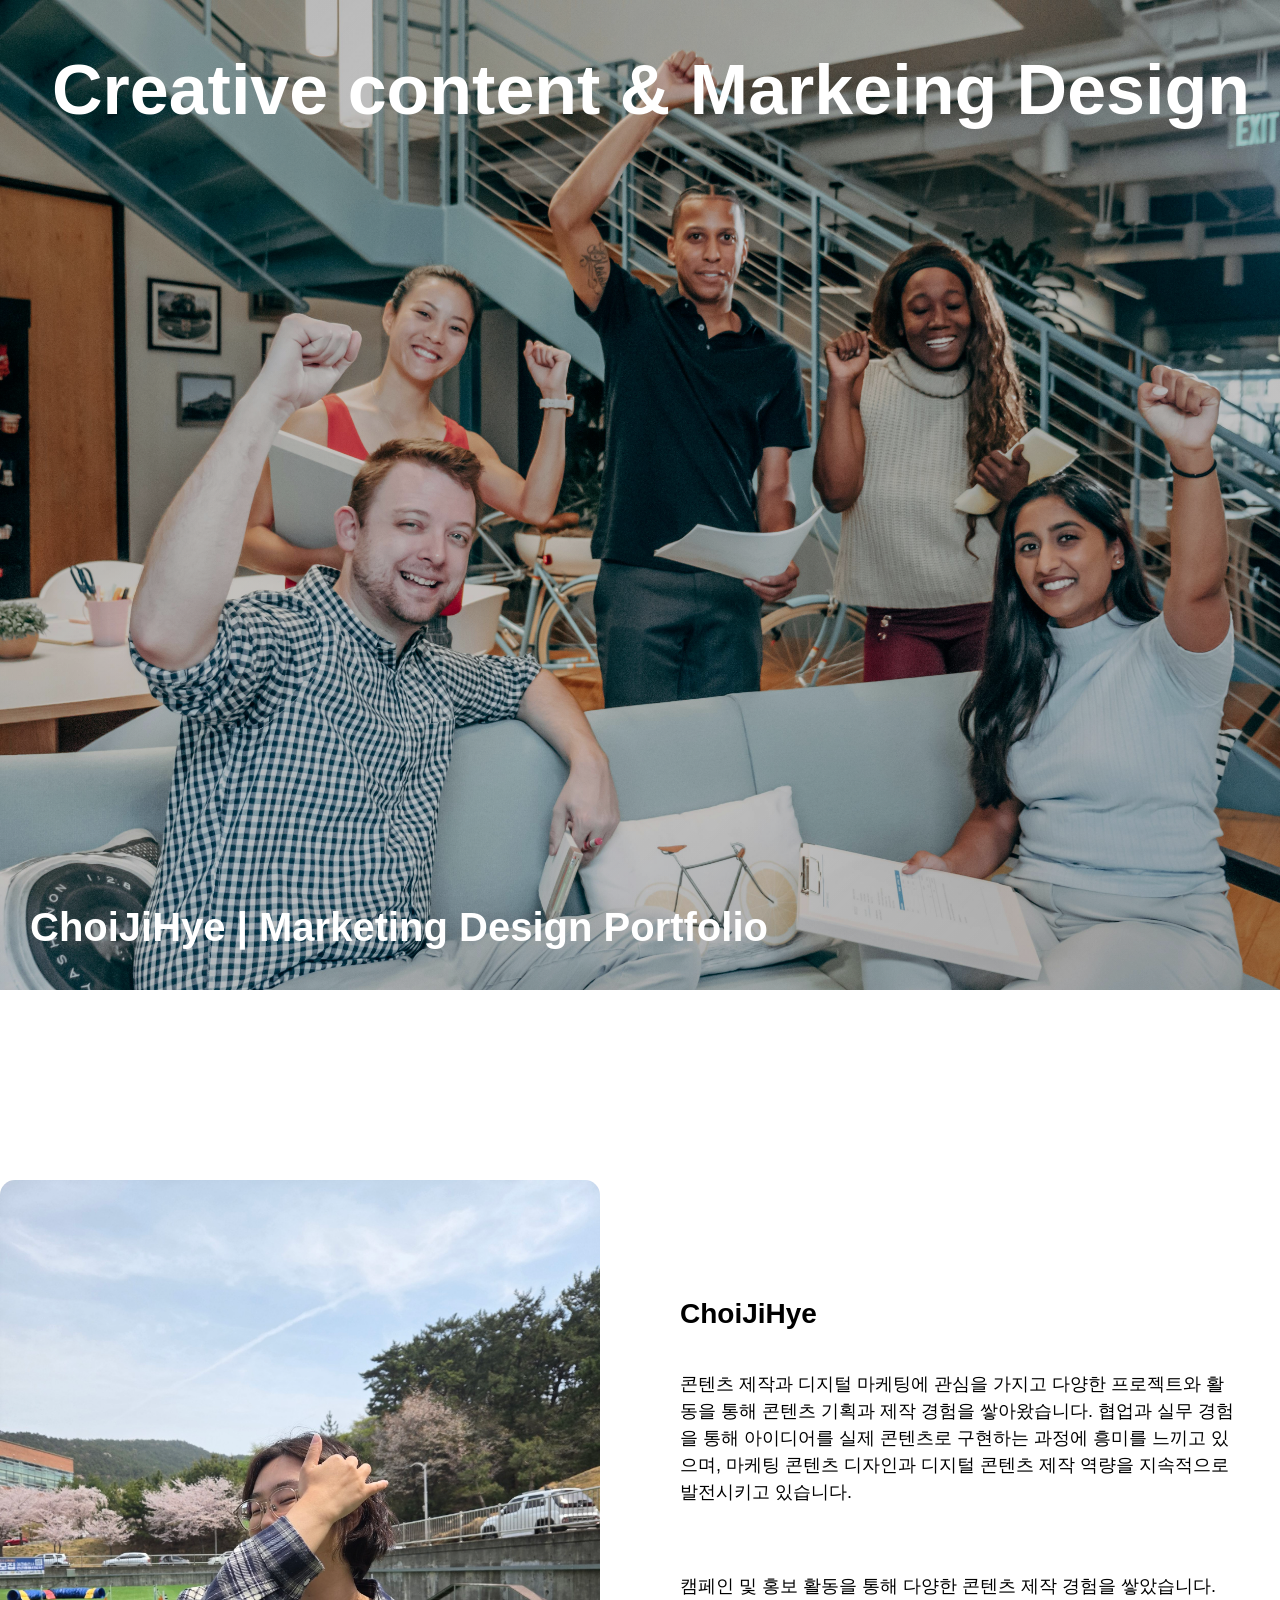
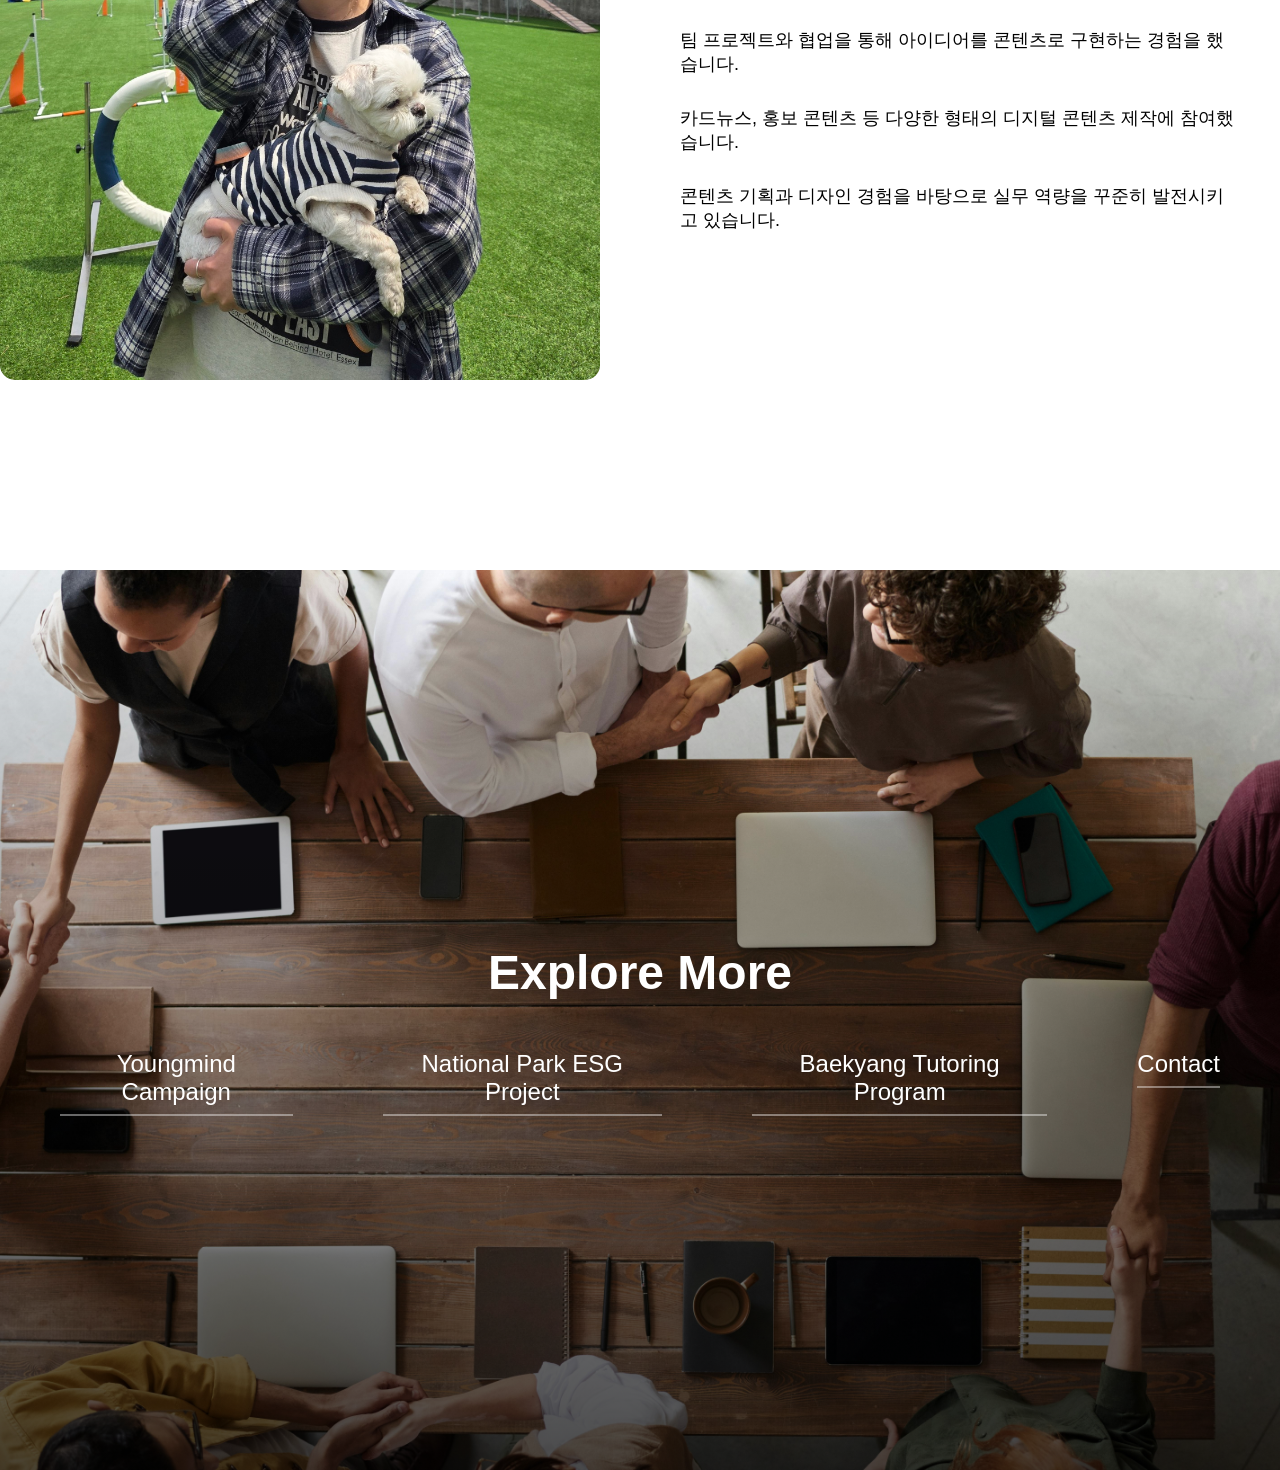
<file: index.html>
<!DOCTYPE html>
<html lang="ko">
<head>
<meta charset="UTF-8">
<meta name="viewport" content="width=device-width, initial-scale=1.0">
<title>JiHye Portfolio</title>
<link rel="stylesheet" href="style.css">
</head>
<body>





<!-- Hero -->
<section class="hero">
  <div class="hero-gradient-top"></div>       <!-- 오른쪽 위 → 왼쪽 아래 -->

  <div class="hero-text">
    <h1>Creative content & Markeing Design </h1>
    <h2>ChoiJiHye | Marketing Design Portfolio</h2>
  </div>
 
  <div class="hero-gradient-bottom"></div>    <!-- 왼쪽 아래 → 오른쪽 위 -->
</section>

<!-- About -->
<section class="about">
  <div class="about-container">
  <div class="section-overlay.top"></div>     <!-- About 상단 흐림 -->
  <div class="section-overlay.bottom"></div>  <!-- About 하단 흐림 -->
    <img src="images/dog_with_me.jpg" class="about-pic" alt="JiHye와 강이">
    <div class="about-info">
      <h2>ChoiJiHye</h2>
      <p>
콘텐츠 제작과 디지털 마케팅에 관심을 가지고 다양한 프로젝트와 활동을 통해 콘텐츠 기획과 제작 경험을 쌓아왔습니다. 
협업과 실무 경험을 통해 아이디어를 실제 콘텐츠로 구현하는 과정에 흥미를 느끼고 있으며, 
마케팅 콘텐츠 디자인과 디지털 콘텐츠 제작 역량을 지속적으로 발전시키고 있습니다.
      </p>

      <ul>

        <li>캠페인 및 홍보 활동을 통해 다양한 콘텐츠 제작 경험을 쌓았습니다.</li>

        <li>팀 프로젝트와 협업을 통해 아이디어를 콘텐츠로 구현하는 경험을 했습니다.</li>

        <li>카드뉴스, 홍보 콘텐츠 등 다양한 형태의 디지털 콘텐츠 제작에 참여했습니다.</li>

        <li>콘텐츠 기획과 디자인 경험을 바탕으로 실무 역량을 꾸준히 발전시키고 있습니다.</li>

      </ul>

    </div> 
</section>

<!-- Bottom 섹션 -->
<section class="bottom" id="bottom">
  <div class="bottom-gradient"></div>
  <div class="bottom-content">
    <h2 class="bottom-title">Explore More</h2>
    <div class="menu-bar">
      
      <a href="details/experience.html">Youngmind Campaign</a>
      <a href="details/projects.html">National Park ESG Project</a>
      <a href="details/activities.html">Baekyang Tutoring Program</a>
      <a href="details/contact.html">Contact</a>
    </div>
  </div>
</section>

<script>
// 페이지 로딩 시 F5 새로고침 문제 방지 + 앵커 클릭 처리
window.addEventListener("DOMContentLoaded", () => {

  // 1. 세부 페이지에서 #bottom으로 온 경우
  if (window.location.hash === "#bottom") {
    const bottom = document.getElementById("bottom");
    if (bottom) {
      setTimeout(() => {
        bottom.scrollIntoView({ behavior: "smooth" });
      }, 50); // 요소 렌더링 안정 위해 약간 딜레이
    }
  }

  // 2. 메인 페이지 내 앵커 클릭 시
  const bottomLinks = document.querySelectorAll('a[href="#bottom"]');
  bottomLinks.forEach(link => {
    link.addEventListener("click", e => {
      e.preventDefault();
      const bottom = document.getElementById("bottom");
      if (bottom) {
        bottom.scrollIntoView({ behavior: "smooth" });
        history.pushState(null, null, "#bottom"); // 주소창에도 반영
      }
    });
  });

});
</script>

  <!-- Hero 섹션 하단 흐림 -->
<div class="section-overlay bottom"></div>

<!-- About 섹션 상단/하단 흐림 -->
<div class="section-overlay top"></div>
<div class="section-overlay bottom"></div>

<!-- Bottom 섹션 상단 흐림 -->
<div class="section-overlay top"></div>
</section>

<script src="script.js"></script>
</body>
</html>
</file>
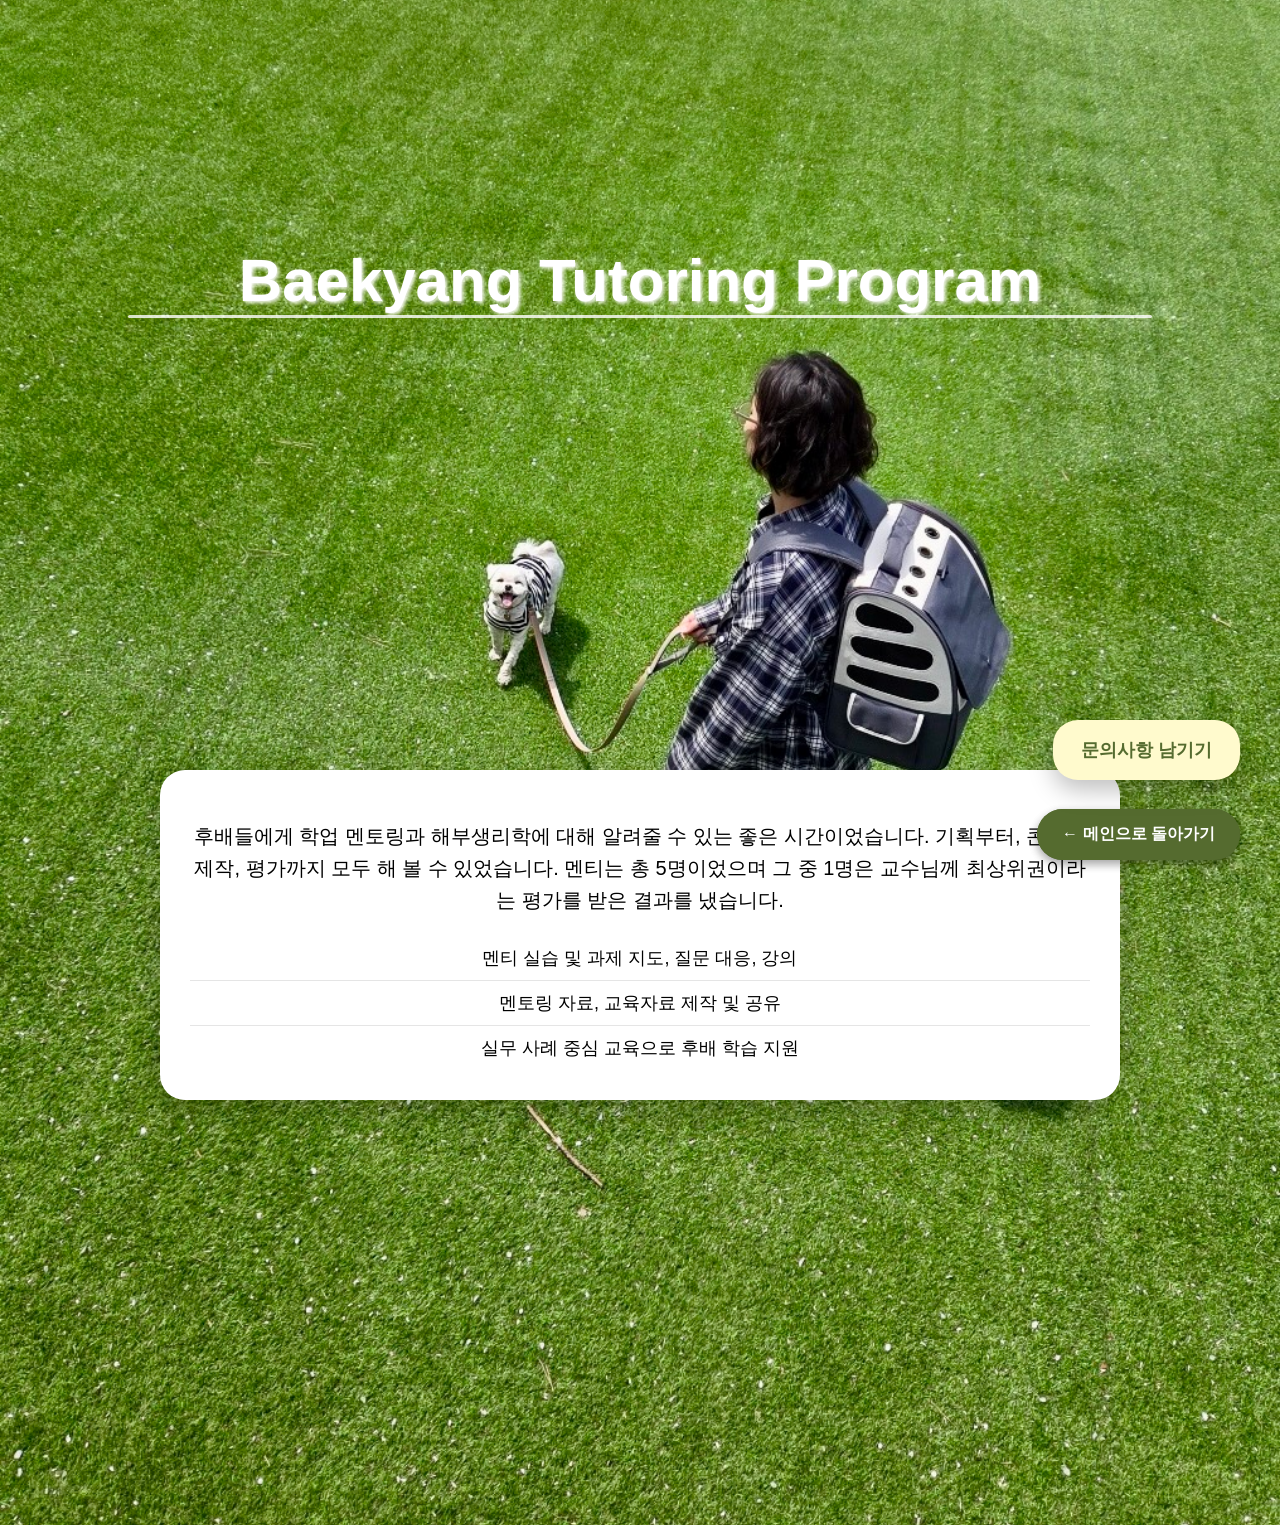
<file: details/activities.html>
<!DOCTYPE html>
<html lang="ko">
<head>
<meta charset="UTF-8">
<meta name="viewport" content="width=device-width, initial-scale=1.0">
<title>
Baekyang Tutoring Program| JiHye Portfolio</title>
<link rel="stylesheet" href="../style.css">
</head>
<body>

<style>
/* 전체 폰트 및 기본 스타일 */
body {
  font-family: 'Noto Sans KR', sans-serif;
  margin:0;
  background:#f5f5f5;
}
/* Hero 영역 */
.detail-hero {
  height: 35vh;
  display: flex;
  justify-content: center;
  align-items: center; /* 세로 중앙 정렬 */
  width: 100%;
  padding-bottom: 0;   /* 카드와 겹치지 않게 */
}

/* 카드 영역 */
.detail-content {
  display: flex;
  justify-content: center;
  align-items: center; /* 화면 중앙 */
  padding: 50px 20px;
  min-height: 60vh;    /* 화면 절반 정도 */
  width: 100%;
}

/* 카드 내부 설명글 */
.detail-card p {
  font-size: 20px;  /* 글씨 조금 크게 */
  text-align: center; /* 중앙 정렬 */
}

/* Hero + content 통합 배경 */
.hero-wrapper {
  background-image: url('../images/dog_bottom2.jpg'); /* ../images 기준 */
  background-size: cover;
  background-position: center;
  background-repeat: no-repeat;
  display: flex;
  flex-direction: column;
  align-items: center;
  min-height: 100vh; /* Hero 영역 최소 높이 확보 */
}

/* Hero 영역 */
.detail-hero {
  height: 35vh;
  display: flex;
  justify-content: center;
  align-items: flex-end;
  padding-bottom: 30px;
  width: 100%;
}

.detail-menu h1 {
  color: white;
  font-size: 60px;
  margin: 0;
  text-align: center;
  text-shadow: 2px 2px 4px #fff; /* 약간 입체감 */
  position: relative;
}

.detail-menu::after {
  content:"";
  position:absolute;
  left:50%;
  width:80%;
  height:3px;
  background:#fff;
  opacity:0.8;
  border-radius:2px;
  transform:translateX(-50%);
}
/* 카드 중앙 정렬 & 텍스트 중앙 */
.detail-card {
  align-items: center;   /* 중앙 정렬 */
  text-align: center;    /* 카드 내 텍스트 중앙 정렬 */
  padding: 40px 30px;    /* 여백 약간 확대 */
}

/* 설명글 글씨 확대 */
.detail-card p {
  font-size: 20px;       /* 기존 16~18px → 20px로 확대 */
  line-height: 1.6;      /* 줄 간격 추가 */
  margin-bottom: 20px;
}

/* 리스트 글씨 확대 */
.detail-card ul li {
  font-size: 18px;       /* 글씨 약간 키움 */
  padding: 12px 15px;    /* 패딩 조정 */
}

/* 섹션 제목 중앙 정렬 */
.section-title {
  font-size: 22px;       /* 글씨 약간 키움 */
  text-align: center;    /* 중앙 정렬 */
  margin-top: 25px;
  margin-bottom: 15px;
}

/* 카드 영역 */
.detail-content {
  display: flex;
  justify-content: center;
  padding: 50px 20px;
  width: 100%;
}

.detail-card {
  background: white 60%;
  border-radius:25px;
  padding:30px;
  max-width:900px;
  width:90%;
  box-shadow:0 10px 30px rgba(0,0,0,0.25);
  display:flex;
  flex-direction:column;
  align-items:center;
}

/* 프로필 사진 */
.detail-card img {
  width:150px;
  height:150px;
  border-radius:50%;
  object-fit:cover;
  margin-bottom:20px;
  border:3px solid #556b2f;
}

/* 이름 */
.detail-card h2 {
  margin:0 0 15px 0;
  color:#1b4d3e;
  text-shadow: 1px 1px 2px #fff;
}

/* 섹션 제목 */
.section-title {
  font-weight:bold;
  margin-top:20px;
  margin-bottom:10px;
  font-size:20px;
  color:#1b4d3e;
  align-self:flex-start;
}

/* 정보 리스트 */
.detail-card ul {
  list-style:none;
  padding:0;
  width:100%;
  font-size:18px;
  margin:0;
}

.detail-card ul li {
  padding:10px 15px;
  border-bottom:1px solid rgba(0,0,0,0.1);
}

.detail-card ul li:last-child {
  border-bottom:none;
}

/* 플로팅 버튼 공통 */
.floating-btn {
  position: fixed;
  right:40px;
  padding:18px 28px;
  border-radius:30px;
  font-size:18px;
  font-weight:bold;
  cursor:pointer;
  box-shadow:0 10px 25px rgba(0,0,0,0.25);
  text-align:center;
  transition:0.3s;
}

/* 메인 버튼 */
/* 플로팅 메인 버튼 */
.btn-main-floating {
  position: fixed;        /* 화면에 고정 */
  bottom: 40px;           /* 아래쪽 여백 */
  right: 40px;            /* 오른쪽 여백 */
  z-index: 1000;          /* 다른 요소보다 위 */
  padding: 15px 25px;     
  background: #556b2f;    /* 올리브 색 */
  color: #fff;            
  font-weight: bold;
  border-radius: 30px;
  text-decoration: none;  
  box-shadow: 0 4px 10px rgba(0,0,0,0.2);
  transition: 0.3s;
}

.btn-main-floating:hover {
  background: rgba(85,107,47,0.9);
  box-shadow: 0 8px 20px rgba(0,0,0,0.3);
}
.btn-main {
  bottom:40px;
  background:#556b2f;
  color:#fff;
  text-decoration:none;
}
.btn-main:hover { background: rgba(85,107,47,0.9); }

/* 문의사항 버튼 */
#contactBtnContainer {
  position: fixed;  /* 화면에 고정 */
  right: 40px;
  bottom: 180px;    /* 메인 버튼 위 */
  z-index: 1010;
}

#contactBtn {
  background:#fffacd;
  color:#556b2f;
  border:none;
  border-radius: 25px;
  padding: 18px 28px;
  font-size: 18px;
  font-weight: bold;
  cursor: pointer;
  box-shadow:0 10px 25px rgba(0,0,0,0.25);
  transition: 0.3s;
}

#contactBtn {
  background:#fffacd; /* 노랑 */
  color:#556b2f;      /* 올리브그린 */
  border:none;
}
#contactBtn:hover { background:#f5f5b0; }

</style>
</head>
<body>
  <div class="hero-wrapper">
  <section class="detail-hero">
    <div class="detail-menu">
      <h1>Baekyang Tutoring Program</h1>
    </div>
  </section>
<a href="../index.html#bottom" class="btn-main-floating">← 메인으로 돌아가기</a>

<section class="detail-content">
  <div class="detail-card">
    <p>후배들에게 학업 멘토링과 해부생리학에 대해 알려줄 수 있는 좋은 시간이었습니다. 기획부터, 콘텐츠 제작, 평가까지 모두 해 볼 수 있었습니다. 멘티는 총 5명이었으며 그 중 1명은 교수님께 최상위권이라는 평가를 받은 결과를 냈습니다.</p>
    <ul>
  <li>멘티 실습 및 과제 지도, 질문 대응, 강의</li>
  <li>멘토링 자료, 교육자료 제작 및 공유</li>
  <li>실무 사례 중심 교육으로 후배 학습 지원</li>
    </ul>
  </div>
</section>
<!-- 플로팅 버튼 -->
<a href="../index.html#bottom" class="btn-main-floating">← 메인으로 돌아가기</a>
<div id="contactBtnContainer">
  <button id="contactBtn" class="floating-btn">문의사항 남기기</button>
</div>

<script>
// 문의사항 버튼 클릭 → 구글폼 새 창
const contactBtn = document.getElementById("contactBtn");
contactBtn.addEventListener("click", () => {
  window.open("https://forms.gle/YOUR_FORM_ID", "_blank");
});
</script>

</body>
</html>
</file>
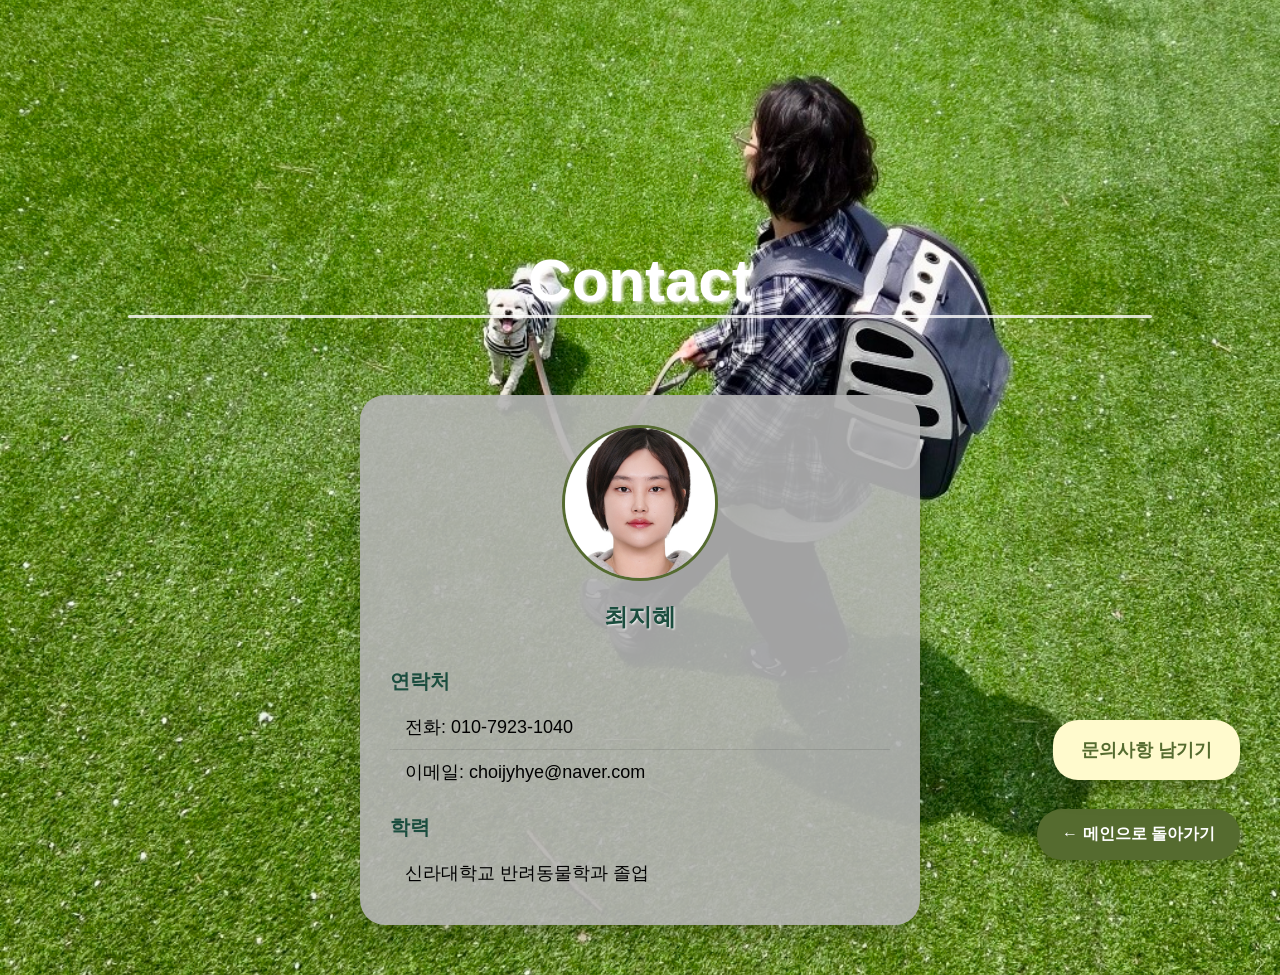
<file: details/contact.html>
<!DOCTYPE html>
<html lang="ko">
<head>
<meta charset="UTF-8">
<meta name="viewport" content="width=device-width, initial-scale=1.0">
<title>Contact | JiHye Portfolio</title>

<style>
/* 전체 폰트 및 기본 스타일 */
body {
  font-family: 'Noto Sans KR', sans-serif;
  margin:0;
  background:#f5f5f5;
}

/* Hero + content 통합 배경 */
.hero-wrapper {
  background-image: url('../images/dog_bottom2.jpg'); /* ../images 기준 */
  background-size: cover;
  background-position: center;
  background-repeat: no-repeat;
  display: flex;
  flex-direction: column;
  align-items: center;
  min-height: 100vh; /* Hero 영역 최소 높이 확보 */
}

/* Hero 영역 */
.detail-hero {
  height: 35vh;
  display: flex;
  justify-content: center;
  align-items: flex-end;
  padding-bottom: 30px;
  width: 100%;
}

.detail-menu h1 {
  color: white;
  font-size: 60px;
  margin: 0;
  text-align: center;
  text-shadow: 2px 2px 4px #fff; /* 약간 입체감 */
  position: relative;
}

.detail-menu::after {
  content:"";
  position:absolute;
  left:50%;
  width:80%;
  height:3px;
  background:#fff;
  opacity:0.8;
  border-radius:2px;
  transform:translateX(-50%);
}


/* 카드 영역 */
.detail-content {
  display: flex;
  justify-content: center;
  padding: 50px 20px;
  width: 100%;
}

.detail-card {
  background: rgba(180,180,180,0.9); /* 회색 + 적당히 반투명 */
  border-radius:25px;
  padding:30px;
  max-width:500px;
  width:90%;
  box-shadow:0 10px 30px rgba(0,0,0,0.25);
  display:flex;
  flex-direction:column;
  align-items:center;
}

/* 프로필 사진 */
.detail-card img {
  width:150px;
  height:150px;
  border-radius:50%;
  object-fit:cover;
  margin-bottom:20px;
  border:3px solid #556b2f;
}

/* 이름 */
.detail-card h2 {
  margin:0 0 15px 0;
  color:#1b4d3e;
  text-shadow: 1px 1px 2px #fff;
}

/* 섹션 제목 */
.section-title {
  font-weight:bold;
  margin-top:20px;
  margin-bottom:10px;
  font-size:20px;
  color:#1b4d3e;
  align-self:flex-start;
}

/* 정보 리스트 */
.detail-card ul {
  list-style:none;
  padding:0;
  width:100%;
  font-size:18px;
  margin:0;
}

.detail-card ul li {
  padding:10px 15px;
  border-bottom:1px solid rgba(0,0,0,0.1);
}

.detail-card ul li:last-child {
  border-bottom:none;
}

/* 플로팅 버튼 공통 */
.floating-btn {
  position: fixed;
  right:40px;
  padding:18px 28px;
  border-radius:30px;
  font-size:18px;
  font-weight:bold;
  cursor:pointer;
  box-shadow:0 10px 25px rgba(0,0,0,0.25);
  text-align:center;
  transition:0.3s;
}

/* 메인 버튼 */
/* 플로팅 메인 버튼 */
.btn-main-floating {
  position: fixed;        /* 화면에 고정 */
  bottom: 40px;           /* 아래쪽 여백 */
  right: 40px;            /* 오른쪽 여백 */
  z-index: 1000;          /* 다른 요소보다 위 */
  padding: 15px 25px;     
  background: #556b2f;    /* 올리브 색 */
  color: #fff;            
  font-weight: bold;
  border-radius: 25px;
  text-decoration: none;  
  box-shadow: 0 4px 10px rgba(0,0,0,0.2);
  transition: 0.3s;
}

.btn-main-floating:hover {
  background: rgba(85,107,47,0.9);
  box-shadow: 0 8px 20px rgba(0,0,0,0.3);
}
/* 문의사항 버튼 */
#contactBtnContainer {
  position: fixed;  /* 화면에 고정 */
  right: 40px;
  bottom: 180px;    /* 메인 버튼 위 */
  z-index: 1010;
}

#contactBtn {
  background:#fffacd;
  color:#556b2f;
  border:none;
  border-radius: 25px;
  padding: 18px 28px;
  font-size: 18px;
  font-weight: bold;
  cursor: pointer;
  box-shadow:0 10px 25px rgba(0,0,0,0.25);
  transition: 0.3s;
}

#contactBtn {
  background:#fffacd; /* 노랑 */
  color:#556b2f;      /* 올리브그린 */
  border:none;
}
#contactBtn:hover { background:#f5f5b0; }

</style>
</head>
<body>

<div class="hero-wrapper">
  <!-- Hero -->
  <section class="detail-hero">
    <div class="detail-menu">
      <h1>Contact</h1>
    </div>
  </section>

  <!-- 카드 -->
  <section class="detail-content">
    <div class="detail-card">
      <img src="../images/profilejpg.jpg" alt="프로필 사진"> <!-- 경로 확인 -->
      <h2>최지혜</h2>

      <div class="section-title">연락처</div>
      <ul>
        <li>전화: 010-7923-1040</li>
        <li>이메일: choijyhye@naver.com</li>
      </ul>

      <div class="section-title">학력</div>
      <ul>
        <li>신라대학교 반려동물학과 졸업</li>
      </ul>
    </div>
  </section>
</div>

<!-- 플로팅 버튼 -->
<a href="../index.html#bottom" class="btn-main-floating">← 메인으로 돌아가기</a>
<div id="contactBtnContainer">
  <button id="contactBtn" class="floating-btn">문의사항 남기기</button>
</div>

<script>
// 문의사항 버튼 클릭 → 구글폼 새 창
const contactBtn = document.getElementById("contactBtn");
contactBtn.addEventListener("click", () => {
  window.open("https://forms.gle/BHUqx5M5iyb2RksFA", "_blank");
});
</script>

</body>
</html>
</file>
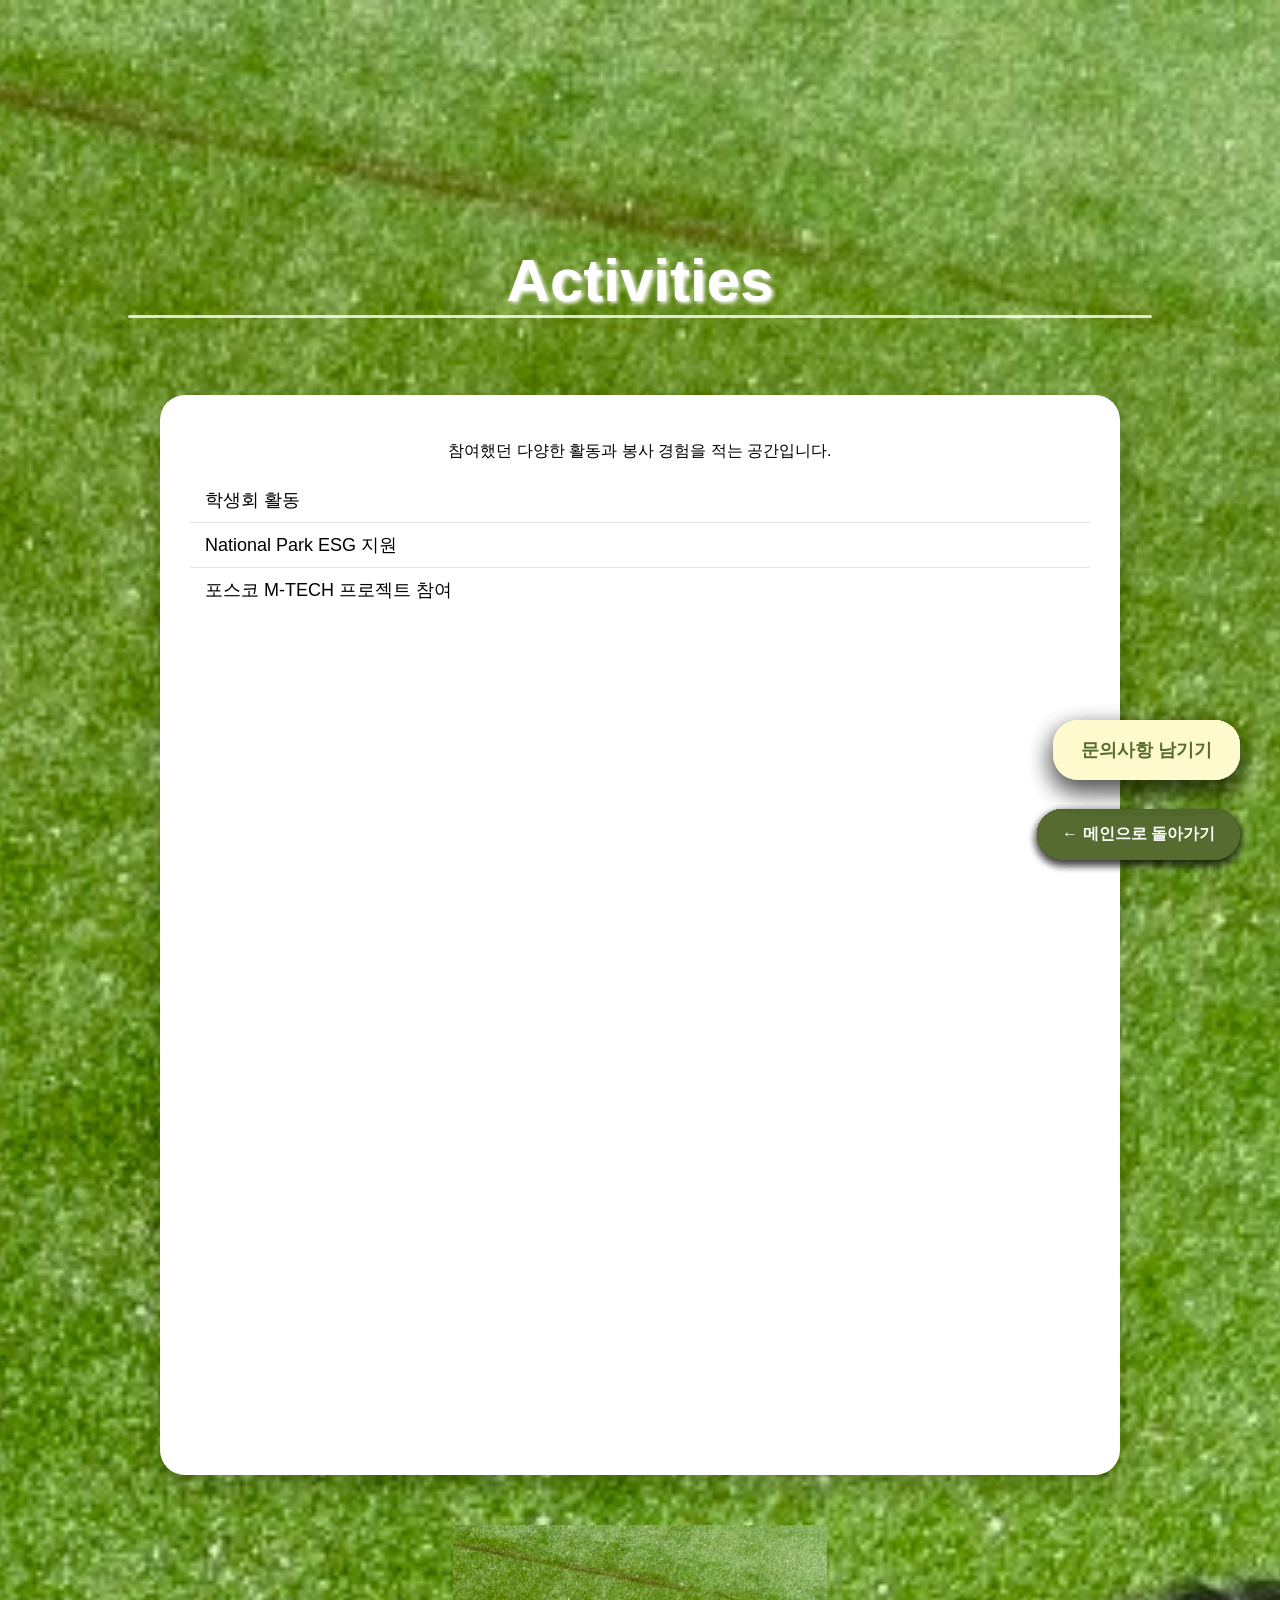
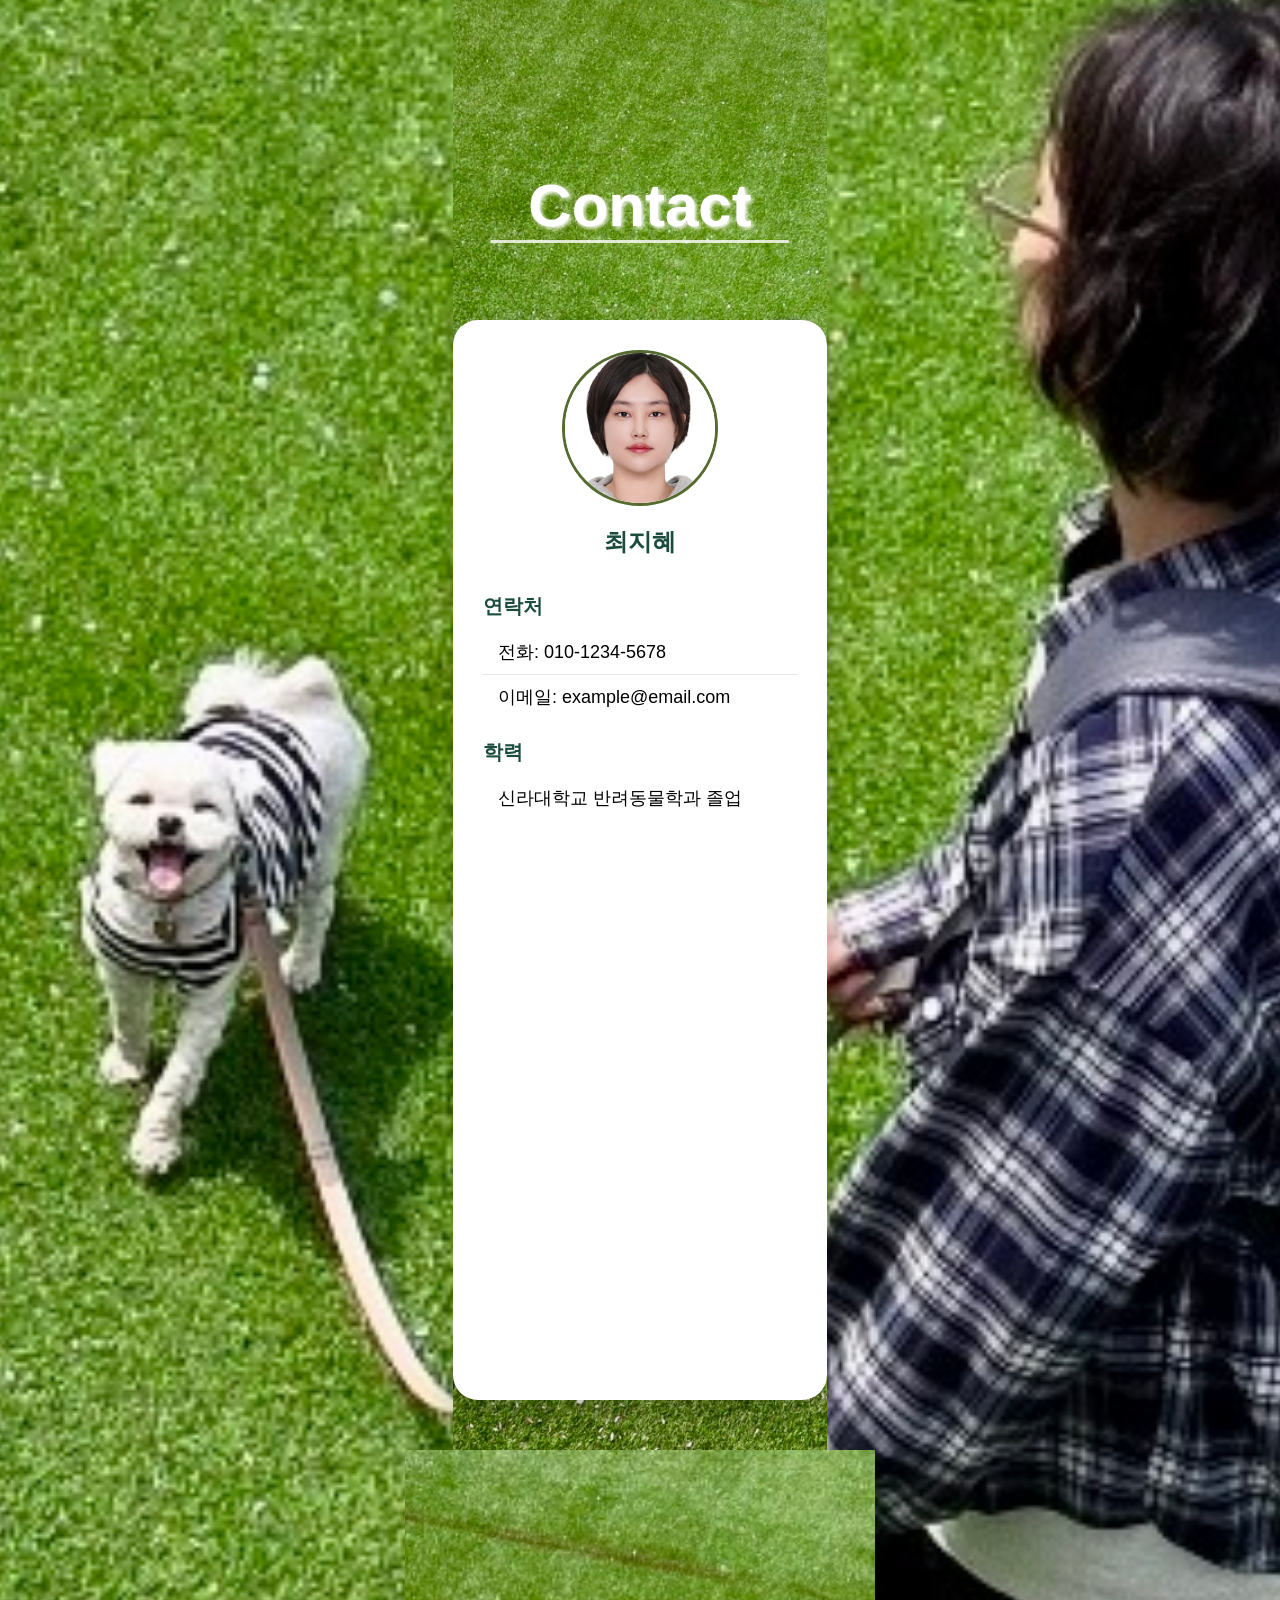
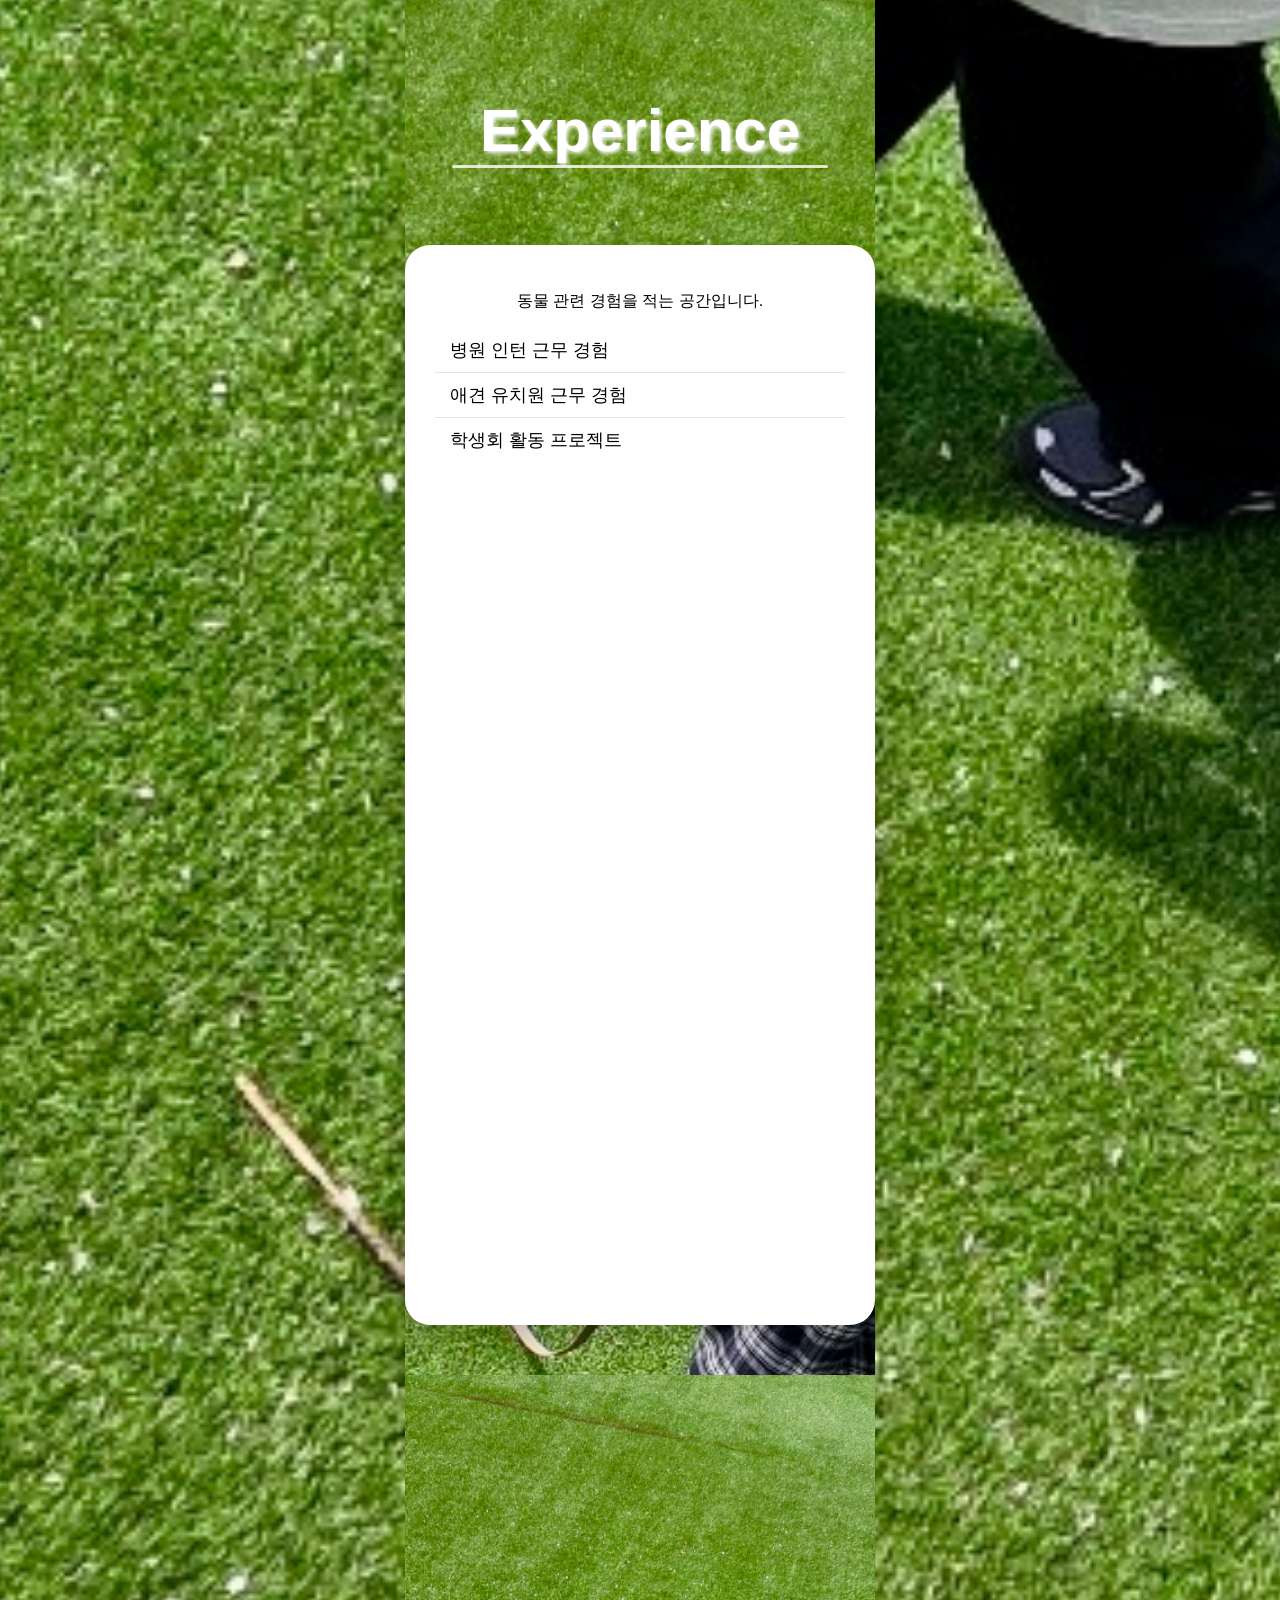
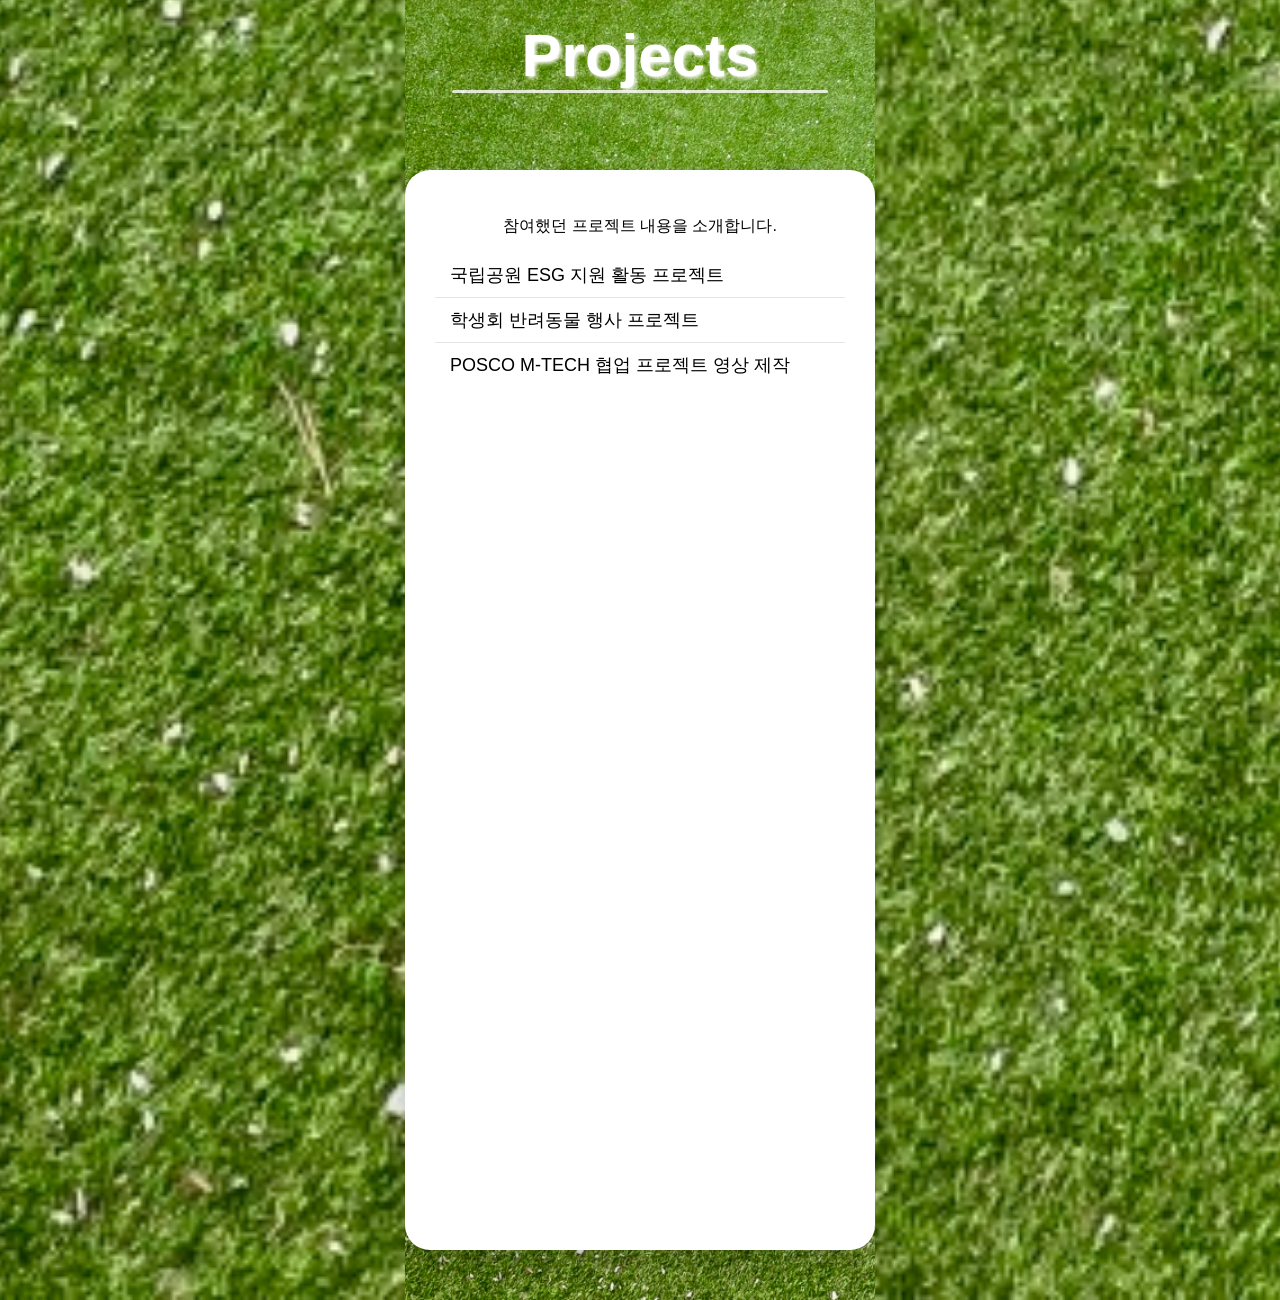
<file: details/detail.html>
<!DOCTYPE html>
<html lang="ko">
<head>
<meta charset="UTF-8">
<meta name="viewport" content="width=device-width, initial-scale=1.0">
<title>
Activities | JiHye Portfolio</title>
<link rel="stylesheet" href="../style.css">
</head>
<body>

<style>
/* 전체 폰트 및 기본 스타일 */
body {
  font-family: 'Noto Sans KR', sans-serif;
  margin:0;
  background:#f5f5f5;
}

/* Hero + content 통합 배경 */
.hero-wrapper {
  background-image: url('../images/dog_bottom2.jpg'); /* ../images 기준 */
  background-size: cover;
  background-position: center;
  background-repeat: no-repeat;
  display: flex;
  flex-direction: column;
  align-items: center;
  min-height: 100vh; /* Hero 영역 최소 높이 확보 */
}

/* Hero 영역 */
.detail-hero {
  height: 35vh;
  display: flex;
  justify-content: center;
  align-items: flex-end;
  padding-bottom: 30px;
  width: 100%;
}

.detail-menu h1 {
  color: white;
  font-size: 60px;
  margin: 0;
  text-align: center;
  text-shadow: 2px 2px 4px #fff; /* 약간 입체감 */
  position: relative;
}

.detail-menu::after {
  content:"";
  position:absolute;
  left:50%;
  width:80%;
  height:3px;
  background:#fff;
  opacity:0.8;
  border-radius:2px;
  transform:translateX(-50%);
}


/* 카드 영역 */
.detail-content {
  display: flex;
  justify-content: center;
  padding: 50px 20px;
  width: 100%;
}

.detail-card {
  background: white 60%;
  border-radius:25px;
  padding:30px;
  max-width:900px;
  width:90%;
  box-shadow:0 10px 30px rgba(0,0,0,0.25);
  display:flex;
  flex-direction:column;
  align-items:center;
}

/* 프로필 사진 */
.detail-card img {
  width:150px;
  height:150px;
  border-radius:50%;
  object-fit:cover;
  margin-bottom:20px;
  border:3px solid #556b2f;
}

/* 이름 */
.detail-card h2 {
  margin:0 0 15px 0;
  color:#1b4d3e;
  text-shadow: 1px 1px 2px #fff;
}

/* 섹션 제목 */
.section-title {
  font-weight:bold;
  margin-top:20px;
  margin-bottom:10px;
  font-size:20px;
  color:#1b4d3e;
  align-self:flex-start;
}

/* 정보 리스트 */
.detail-card ul {
  list-style:none;
  padding:0;
  width:100%;
  font-size:18px;
  margin:0;
}

.detail-card ul li {
  padding:10px 15px;
  border-bottom:1px solid rgba(0,0,0,0.1);
}

.detail-card ul li:last-child {
  border-bottom:none;
}

/* 플로팅 버튼 공통 */
.floating-btn {
  position: fixed;
  right:40px;
  padding:18px 28px;
  border-radius:30px;
  font-size:18px;
  font-weight:bold;
  cursor:pointer;
  box-shadow:0 10px 25px rgba(0,0,0,0.25);
  text-align:center;
  transition:0.3s;
}

/* 메인 버튼 */
/* 플로팅 메인 버튼 */
.btn-main-floating {
  position: fixed;        /* 화면에 고정 */
  bottom: 40px;           /* 아래쪽 여백 */
  right: 40px;            /* 오른쪽 여백 */
  z-index: 1000;          /* 다른 요소보다 위 */
  padding: 15px 25px;     
  background: #556b2f;    /* 올리브 색 */
  color: #fff;            
  font-weight: bold;
  border-radius: 30px;
  text-decoration: none;  
  box-shadow: 0 4px 10px rgba(0,0,0,0.2);
  transition: 0.3s;
}

.btn-main-floating:hover {
  background: rgba(85,107,47,0.9);
  box-shadow: 0 8px 20px rgba(0,0,0,0.3);
}
.btn-main {
  bottom:40px;
  background:#556b2f;
  color:#fff;
  text-decoration:none;
}
.btn-main:hover { background: rgba(85,107,47,0.9); }

/* 문의사항 버튼 */
#contactBtnContainer {
  position: fixed;  /* 화면에 고정 */
  right: 40px;
  bottom: 180px;    /* 메인 버튼 위 */
  z-index: 1010;
}

#contactBtn {
  background:#fffacd;
  color:#556b2f;
  border:none;
  border-radius: 25px;
  padding: 18px 28px;
  font-size: 18px;
  font-weight: bold;
  cursor: pointer;
  box-shadow:0 10px 25px rgba(0,0,0,0.25);
  transition: 0.3s;
}

#contactBtn {
  background:#fffacd; /* 노랑 */
  color:#556b2f;      /* 올리브그린 */
  border:none;
}
#contactBtn:hover { background:#f5f5b0; }

</style>
</head>
<body>
  <div class="hero-wrapper">
  <section class="detail-hero">
    <div class="detail-menu">
      <h1>Activities</h1>
    </div>
  </section>
<a href="../index.html#bottom" class="btn-main-floating">← 메인으로 돌아가기</a>

<section class="detail-content">
  <div class="detail-card">
    <p>참여했던 다양한 활동과 봉사 경험을 적는 공간입니다.</p>
    <ul>
      <li>학생회 활동</li>
      <li>National Park ESG 지원</li>
      <li>포스코 M-TECH 프로젝트 참여</li>
    </ul>
  </div>
</section>
<!-- 플로팅 버튼 -->
<a href="../index.html#bottom" class="btn-main-floating">← 메인으로 돌아가기</a>
<div id="contactBtnContainer">
  <button id="contactBtn" class="floating-btn">문의사항 남기기</button>
</div>

<script>
// 문의사항 버튼 클릭 → 구글폼 새 창
const contactBtn = document.getElementById("contactBtn");
contactBtn.addEventListener("click", () => {
  window.open("https://forms.gle/YOUR_FORM_ID", "_blank");
});
</script>

</body>
</html>
<!DOCTYPE html>
<html lang="ko">
<head>
<meta charset="UTF-8">
<meta name="viewport" content="width=device-width, initial-scale=1.0">
<title>Contact | JiHye Portfolio</title>

<style>
/* 전체 폰트 및 기본 스타일 */
body {
  font-family: 'Noto Sans KR', sans-serif;
  margin:0;
  background:#f5f5f5;
}

/* Hero + content 통합 배경 */
.hero-wrapper {
  background-image: url('../images/dog_bottom2.jpg'); /* ../images 기준 */
  background-size: cover;
  background-position: center;
  background-repeat: no-repeat;
  display: flex;
  flex-direction: column;
  align-items: center;
  min-height: 100vh; /* Hero 영역 최소 높이 확보 */
}

/* Hero 영역 */
.detail-hero {
  height: 35vh;
  display: flex;
  justify-content: center;
  align-items: flex-end;
  padding-bottom: 30px;
  width: 100%;
}

.detail-menu h1 {
  color: white;
  font-size: 60px;
  margin: 0;
  text-align: center;
  text-shadow: 2px 2px 4px #fff; /* 약간 입체감 */
  position: relative;
}

.detail-menu::after {
  content:"";
  position:absolute;
  left:50%;
  width:80%;
  height:3px;
  background:#fff;
  opacity:0.8;
  border-radius:2px;
  transform:translateX(-50%);
}


/* 카드 영역 */
.detail-content {
  display: flex;
  justify-content: center;
  padding: 50px 20px;
  width: 100%;
}

.detail-card {
  background: rgba(180,180,180,0.9); /* 회색 + 적당히 반투명 */
  border-radius:25px;
  padding:30px;
  max-width:500px;
  width:90%;
  box-shadow:0 10px 30px rgba(0,0,0,0.25);
  display:flex;
  flex-direction:column;
  align-items:center;
}

/* 프로필 사진 */
.detail-card img {
  width:150px;
  height:150px;
  border-radius:50%;
  object-fit:cover;
  margin-bottom:20px;
  border:3px solid #556b2f;
}

/* 이름 */
.detail-card h2 {
  margin:0 0 15px 0;
  color:#1b4d3e;
  text-shadow: 1px 1px 2px #fff;
}

/* 섹션 제목 */
.section-title {
  font-weight:bold;
  margin-top:20px;
  margin-bottom:10px;
  font-size:20px;
  color:#1b4d3e;
  align-self:flex-start;
}

/* 정보 리스트 */
.detail-card ul {
  list-style:none;
  padding:0;
  width:100%;
  font-size:18px;
  margin:0;
}

.detail-card ul li {
  padding:10px 15px;
  border-bottom:1px solid rgba(0,0,0,0.1);
}

.detail-card ul li:last-child {
  border-bottom:none;
}

/* 플로팅 버튼 공통 */
.floating-btn {
  position: fixed;
  right:40px;
  padding:18px 28px;
  border-radius:30px;
  font-size:18px;
  font-weight:bold;
  cursor:pointer;
  box-shadow:0 10px 25px rgba(0,0,0,0.25);
  text-align:center;
  transition:0.3s;
}

/* 메인 버튼 */
/* 플로팅 메인 버튼 */
.btn-main-floating {
  position: fixed;        /* 화면에 고정 */
  bottom: 40px;           /* 아래쪽 여백 */
  right: 40px;            /* 오른쪽 여백 */
  z-index: 1000;          /* 다른 요소보다 위 */
  padding: 15px 25px;     
  background: #556b2f;    /* 올리브 색 */
  color: #fff;            
  font-weight: bold;
  border-radius: 0px;
  text-decoration: none;  
  box-shadow: 0 4px 10px rgba(0,0,0,0.2);
  transition: 0.3s;
}

.btn-main-floating:hover {
  background: rgba(85,107,47,0.9);
  box-shadow: 0 8px 20px rgba(0,0,0,0.3);
}
/* 문의사항 버튼 */
#contactBtnContainer {
  position: fixed;  /* 화면에 고정 */
  right: 40px;
  bottom: 180px;    /* 메인 버튼 위 */
  z-index: 1010;
}

#contactBtn {
  background:#fffacd;
  color:#556b2f;
  border:none;
  border-radius: 25px;
  padding: 18px 28px;
  font-size: 18px;
  font-weight: bold;
  cursor: pointer;
  box-shadow:0 10px 25px rgba(0,0,0,0.25);
  transition: 0.3s;
}

#contactBtn {
  background:#fffacd; /* 노랑 */
  color:#556b2f;      /* 올리브그린 */
  border:none;
}
#contactBtn:hover { background:#f5f5b0; }

</style>
</head>
<body>

<div class="hero-wrapper">
  <!-- Hero -->
  <section class="detail-hero">
    <div class="detail-menu">
      <h1>Contact</h1>
    </div>
  </section>

  <!-- 카드 -->
  <section class="detail-content">
    <div class="detail-card">
      <img src="../images/profilejpg.jpg" alt="프로필 사진"> <!-- 경로 확인 -->
      <h2>최지혜</h2>

      <div class="section-title">연락처</div>
      <ul>
        <li>전화: 010-1234-5678</li>
        <li>이메일: example@email.com</li>
      </ul>

      <div class="section-title">학력</div>
      <ul>
        <li>신라대학교 반려동물학과 졸업</li>
      </ul>
    </div>
  </section>
</div>

<!-- 플로팅 버튼 -->
<a href="../index.html#bottom" class="btn-main-floating">← 메인으로 돌아가기</a>
<div id="contactBtnContainer">
  <button id="contactBtn" class="floating-btn">문의사항 남기기</button>
</div>

<script>
// 문의사항 버튼 클릭 → 구글폼 새 창
const contactBtn = document.getElementById("contactBtn");
contactBtn.addEventListener("click", () => {
  window.open("https://forms.gle/YOUR_FORM_ID", "_blank");
});
</script>

</body>
</html>
<!DOCTYPE html>
<html lang="ko">
<head>
<meta charset="UTF-8">
<meta name="viewport" content="width=device-width, initial-scale=1.0">
<title>
Experience | JiHye Portfolio</title>
<link rel="stylesheet" href="../style.css">
</head>
<body>
<style>
/* 전체 폰트 및 기본 스타일 */
body {
  font-family: 'Noto Sans KR', sans-serif;
  margin:0;
  background:#f5f5f5;
}

/* Hero + content 통합 배경 */
.hero-wrapper {
  background-image: url('../images/dog_bottom2.jpg'); /* ../images 기준 */
  background-size: cover;
  background-position: center;
  background-repeat: no-repeat;
  display: flex;
  flex-direction: column;
  align-items: center;
  min-height: 100vh; /* Hero 영역 최소 높이 확보 */
}

/* Hero 영역 */
.detail-hero {
  height: 35vh;
  display: flex;
  justify-content: center;
  align-items: flex-end;
  padding-bottom: 30px;
  width: 100%;
}

.detail-menu h1 {
  color: white;
  font-size: 60px;
  margin: 0;
  text-align: center;
  text-shadow: 2px 2px 4px #fff; /* 약간 입체감 */
  position: relative;
}

.detail-menu::after {
  content:"";
  position:absolute;
  left:50%;
  width:80%;
  height:3px;
  background:#fff;
  opacity:0.8;
  border-radius:2px;
  transform:translateX(-50%);
}


/* 카드 영역 */
.detail-content {
  display: flex;
  justify-content: center;
  padding: 50px 20px;
  width: 100%;
}

.detail-card {
  background: white 60%;
  border-radius:25px;
  padding:30px;
  max-width:900px;
  width:90%;
  box-shadow:0 10px 30px rgba(0,0,0,0.25);
  display:flex;
  flex-direction:column;
  align-items:center;
}

/* 프로필 사진 */
.detail-card img {
  width:150px;
  height:150px;
  border-radius:50%;
  object-fit:cover;
  margin-bottom:20px;
  border:3px solid #556b2f;
}

/* 이름 */
.detail-card h2 {
  margin:0 0 15px 0;
  color:#1b4d3e;
  text-shadow: 1px 1px 2px #fff;
}

/* 섹션 제목 */
.section-title {
  font-weight:bold;
  margin-top:20px;
  margin-bottom:10px;
  font-size:20px;
  color:#1b4d3e;
  align-self:flex-start;
}

/* 정보 리스트 */
.detail-card ul {
  list-style:none;
  padding:0;
  width:100%;
  font-size:18px;
  margin:0;
}

.detail-card ul li {
  padding:10px 15px;
  border-bottom:1px solid rgba(0,0,0,0.1);
}

.detail-card ul li:last-child {
  border-bottom:none;
}

/* 플로팅 버튼 공통 */
.floating-btn {
  position: fixed;
  right:40px;
  padding:18px 28px;
  border-radius:30px;
  font-size:18px;
  font-weight:bold;
  cursor:pointer;
  box-shadow:0 10px 25px rgba(0,0,0,0.25);
  text-align:center;
  transition:0.3s;
}

/* 메인 버튼 */
/* 플로팅 메인 버튼 */
.btn-main-floating {
  position: fixed;        /* 화면에 고정 */
  bottom: 40px;           /* 아래쪽 여백 */
  right: 40px;            /* 오른쪽 여백 */
  z-index: 1000;          /* 다른 요소보다 위 */
  padding: 15px 25px;     
  background: #556b2f;    /* 올리브 색 */
  color: #fff;            
  font-weight: bold;
  border-radius: 30px;
  text-decoration: none;  
  box-shadow: 0 4px 10px rgba(0,0,0,0.2);
  transition: 0.3s;
}

.btn-main-floating:hover {
  background: rgba(85,107,47,0.9);
  box-shadow: 0 8px 20px rgba(0,0,0,0.3);
}


/* 문의사항 버튼 */
#contactBtnContainer {
  position: fixed;  /* 화면에 고정 */
  right: 40px;
  bottom: 180px;    /* 메인 버튼 위 */
  z-index: 1010;
}

#contactBtn {
  background:#fffacd;
  color:#556b2f;
  border:none;
  border-radius: 25px;
  padding: 18px 28px;
  font-size: 18px;
  font-weight: bold;
  cursor: pointer;
  box-shadow:0 10px 25px rgba(0,0,0,0.25);
  transition: 0.3s;
}

#contactBtn {
  background:#fffacd; /* 노랑 */
  color:#556b2f;      /* 올리브그린 */
  border:none;
}
#contactBtn:hover { background:#f5f5b0; }



</style>
</head>
<body>


  <div class="hero-wrapper">
  <section class="detail-hero">
    <div class="detail-menu">
      <h1>Experience</h1>
    </div>
<a href="../index.html#bottom" class="btn-main-floating">← 메인으로 돌아가기</a>
  </section>

<section class="detail-content">
  <div class="detail-card">
    <p>동물 관련 경험을 적는 공간입니다.</p>
    <ul>
      <li>병원 인턴 근무 경험</li>
      <li>애견 유치원 근무 경험</li>
      <li>학생회 활동 프로젝트</li>
    </ul>
  </div>
</section>

<!-- 플로팅 버튼 -->
<a href="../index.html#bottom" class="btn-main-floating">← 메인으로 돌아가기</a>
<div id="contactBtnContainer">
  <button id="contactBtn" class="floating-btn">문의사항 남기기</button>
</div>

<script>
// 문의사항 버튼 클릭 → 구글폼 새 창
const contactBtn = document.getElementById("contactBtn");
contactBtn.addEventListener("click", () => {
  window.open("https://forms.gle/YOUR_FORM_ID", "_blank");
});
</script>

</body>
</html>


<!DOCTYPE html>
<html lang="ko">
<head>
<meta charset="UTF-8">
<meta name="viewport" content="width=device-width, initial-scale=1.0">
<title>Projects | JiHye Portfolio</title>
<link rel="stylesheet" href="../style.css">
</head>
<body>
<style>
/* 전체 폰트 및 기본 스타일 */
body {
  font-family: 'Noto Sans KR', sans-serif;
  margin:0;
  background:#f5f5f5;
}

/* Hero + content 통합 배경 */
.hero-wrapper {
  background-image: url('../images/dog_bottom2.jpg'); /* ../images 기준 */
  background-size: cover;
  background-position: center;
  background-repeat: no-repeat;
  display: flex;
  flex-direction: column;
  align-items: center;
  min-height: 100vh; /* Hero 영역 최소 높이 확보 */
}

/* Hero 영역 */
.detail-hero {
  height: 35vh;
  display: flex;
  justify-content: center;
  align-items: flex-end;
  padding-bottom: 30px;
  width: 100%;
}

.detail-menu h1 {
  color: white;
  font-size: 60px;
  margin: 0;
  text-align: center;
  text-shadow: 2px 2px 4px #fff; /* 약간 입체감 */
  position: relative;
}

.detail-menu::after {
  content:"";
  position:absolute;
  left:50%;
  width:80%;
  height:3px;
  background:#fff;
  opacity:0.8;
  border-radius:2px;
  transform:translateX(-50%);
}


/* 카드 영역 */
.detail-content {
  display: flex;
  justify-content: center;
  padding: 50px 20px;
  width: 100%;
}

.detail-card {
  background: white 60%;
  border-radius:25px;
  padding:30px;
  max-width:900px;
  width:90%;
  box-shadow:0 10px 30px rgba(0,0,0,0.25);
  display:flex;
  flex-direction:column;
  align-items:center;
}

/* 프로필 사진 */
.detail-card img {
  width:150px;
  height:150px;
  border-radius:50%;
  object-fit:cover;
  margin-bottom:20px;
  border:3px solid #556b2f;
}

/* 이름 */
.detail-card h2 {
  margin:0 0 15px 0;
  color:#1b4d3e;
  text-shadow: 1px 1px 2px #fff;
}

/* 섹션 제목 */
.section-title {
  font-weight:bold;
  margin-top:20px;
  margin-bottom:10px;
  font-size:20px;
  color:#1b4d3e;
  align-self:flex-start;
}

/* 정보 리스트 */
.detail-card ul {
  list-style:none;
  padding:0;
  width:100%;
  font-size:18px;
  margin:0;
}

.detail-card ul li {
  padding:10px 15px;
  border-bottom:1px solid rgba(0,0,0,0.1);
}

.detail-card ul li:last-child {
  border-bottom:none;
}

/* 플로팅 버튼 공통 */
.floating-btn {
  position: fixed;
  right:40px;
  padding:18px 28px;
  border-radius:30px;
  font-size:18px;
  font-weight:bold;
  cursor:pointer;
  box-shadow:0 10px 25px rgba(0,0,0,0.25);
  text-align:center;
  transition:0.3s;
}

/* 메인 버튼 */
/* 플로팅 메인 버튼 */
.btn-main-floating {
  position: fixed;        /* 화면에 고정 */
  bottom: 40px;           /* 아래쪽 여백 */
  right: 40px;            /* 오른쪽 여백 */
  z-index: 1000;          /* 다른 요소보다 위 */
  padding: 15px 25px;     
  background: #556b2f;    /* 올리브 색 */
  color: #fff;            
  font-weight: bold;
  border-radius: 30px;
  text-decoration: none;  
  box-shadow: 0 4px 10px rgba(0,0,0,0.2);
  transition: 0.3s;
}

.btn-main-floating:hover {
  background: rgba(85,107,47,0.9);
  box-shadow: 0 8px 20px rgba(0,0,0,0.3);
}
.btn-main {
  bottom:40px;
  background:#556b2f;
  color:#fff;
  text-decoration:none;
}
.btn-main:hover { background: rgba(85,107,47,0.9); }

/* 문의사항 버튼 */
#contactBtnContainer {
  position: fixed;  /* 화면에 고정 */
  right: 40px;
  bottom: 180px;    /* 메인 버튼 위 */
  z-index: 1010;
}

#contactBtn {
  background:#fffacd;
  color:#556b2f;
  border:none;
  border-radius: 25px;
  padding: 18px 28px;
  font-size: 18px;
  font-weight: bold;
  cursor: pointer;
  box-shadow:0 10px 25px rgba(0,0,0,0.25);
  transition: 0.3s;
}

#contactBtn {
  background:#fffacd; /* 노랑 */
  color:#556b2f;      /* 올리브그린 */
  border:none;
}
#contactBtn:hover { background:#f5f5b0; }

</style>
</head>
<body>
  <div class="hero-wrapper">
  <section class="detail-hero">
    <div class="detail-menu">
      <h1>Projects</h1>
    </div>
  </section>
<a href="../index.html#bottom" class="btn-main-floating">← 메인으로 돌아가기</a>
  <section class="detail-content">
    <div class="detail-card">
    <p>참여했던 프로젝트 내용을 소개합니다.</p>
    <ul>
      <li>국립공원 ESG 지원 활동 프로젝트</li>
      <li>학생회 반려동물 행사 프로젝트</li>
      <li>POSCO M-TECH 협업 프로젝트 영상 제작</li>
    </ul>
  </div>
</section>
<!-- 플로팅 버튼 -->
<a href="../index.html#bottom" class="btn-main-floating">← 메인으로 돌아가기</a>
<div id="contactBtnContainer">
  <button id="contactBtn" class="floating-btn">문의사항 남기기</button>
</div>

<script>
// 문의사항 버튼 클릭 → 구글폼 새 창
const contactBtn = document.getElementById("contactBtn");
contactBtn.addEventListener("click", () => {
  window.open("https://forms.gle/YOUR_FORM_ID", "_blank");
});
</script>


</body>
</html>
</file>
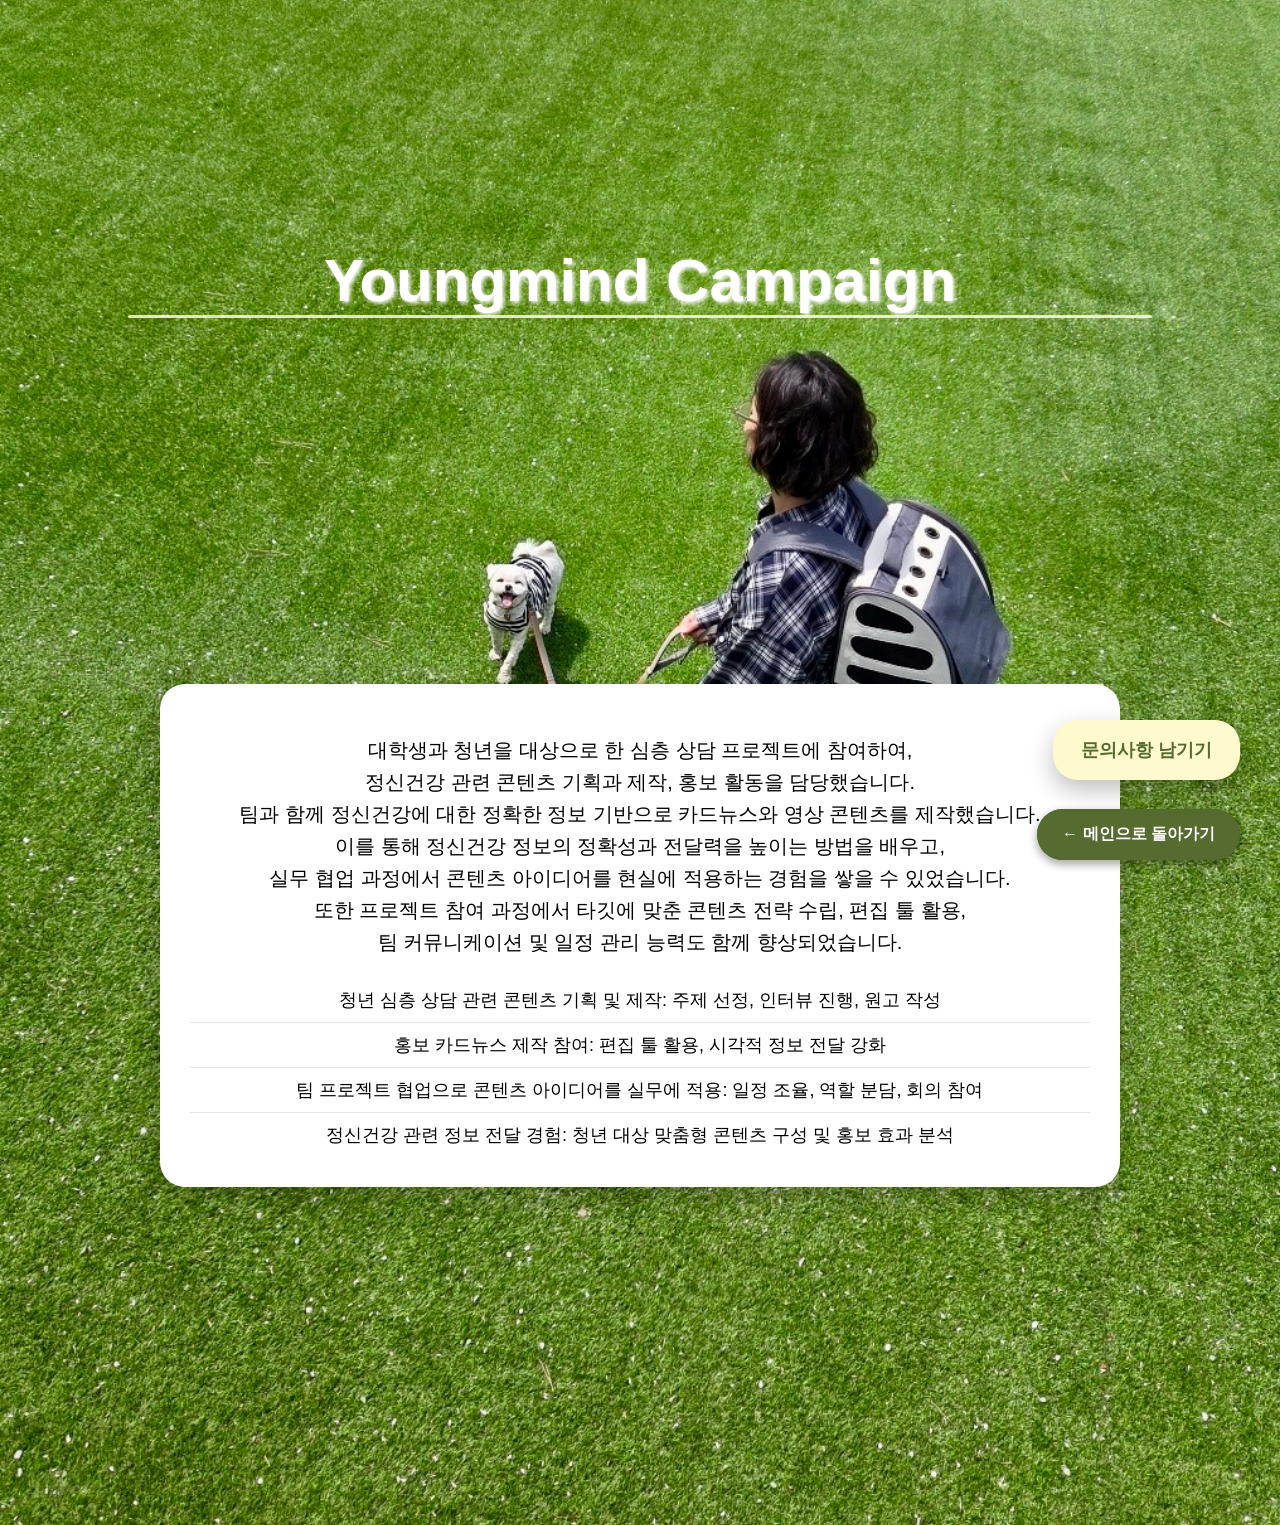
<file: details/experience.html>
<!DOCTYPE html>
<html lang="ko">
<head>
<meta charset="UTF-8">
<meta name="viewport" content="width=device-width, initial-scale=1.0">
<title>
Youngmind Campaign | JiHye Portfolio</title>
<link rel="stylesheet" href="../style.css">
</head>
<body>
<style>
/* 전체 폰트 및 기본 스타일 */
body {
  font-family: 'Noto Sans KR', sans-serif;
  margin:0;
  background:#f5f5f5;
}
/* Hero 영역 */
.detail-hero {
  height: 35vh;
  display: flex;
  justify-content: center;
  align-items: center; /* 세로 중앙 정렬 */
  width: 100%;
  padding-bottom: 0;   /* 카드와 겹치지 않게 */
}

/* 카드 영역 */
.detail-content {
  display: flex;
  justify-content: center;
  align-items: center; /* 화면 중앙 */
  padding: 50px 20px;
  min-height: 60vh;    /* 화면 절반 정도 */
  width: 100%;
}

/* 카드 내부 설명글 */
.detail-card p {
  font-size: 20px;  /* 글씨 조금 크게 */
  text-align: center; /* 중앙 정렬 */
}

/* Hero + content 통합 배경 */
.hero-wrapper {
  background-image: url('../images/dog_bottom2.jpg'); /* ../images 기준 */
  background-size: cover;
  background-position: center;
  background-repeat: no-repeat;
  display: flex;
  flex-direction: column;
  align-items: center;
  min-height: 100vh; /* Hero 영역 최소 높이 확보 */
}

/* Hero 영역 */
.detail-hero {
  height: 35vh;
  display: flex;
  justify-content: center;
  align-items: flex-end;
  padding-bottom: 30px;
  width: 100%;
}

.detail-menu h1 {
  color: white;
  font-size: 60px;
  margin: 0;
  text-align: center;
  text-shadow: 2px 2px 4px #fff; /* 약간 입체감 */
  position: relative;
}

.detail-menu::after {
  content:"";
  position:absolute;
  left:50%;
  width:80%;
  height:3px;
  background:#fff;
  opacity:0.8;
  border-radius:2px;
  transform:translateX(-50%);
}

/* 카드 중앙 정렬 & 텍스트 중앙 */
.detail-card {
  align-items: center;   /* 중앙 정렬 */
  text-align: center;    /* 카드 내 텍스트 중앙 정렬 */
  padding: 40px 30px;    /* 여백 약간 확대 */
}

/* 설명글 글씨 확대 */
.detail-card p {
  font-size: 20px;       /* 기존 16~18px → 20px로 확대 */
  line-height: 1.6;      /* 줄 간격 추가 */
  margin-bottom: 20px;
}

/* 리스트 글씨 확대 */
.detail-card ul li {
  font-size: 18px;       /* 글씨 약간 키움 */
  padding: 12px 15px;    /* 패딩 조정 */
}

/* 섹션 제목 중앙 정렬 */
.section-title {
  font-size: 22px;       /* 글씨 약간 키움 */
  text-align: center;    /* 중앙 정렬 */
  margin-top: 25px;
  margin-bottom: 15px;
}

/* 카드 영역 */
.detail-content {
  display: flex;
  justify-content: center;
  padding: 50px 20px;
  width: 100%;
}

.detail-card {
  background: white 60%;
  border-radius:25px;
  padding:30px;
  max-width:900px;
  width:90%;
  box-shadow:0 10px 30px rgba(0,0,0,0.25);
  display:flex;
  flex-direction:column;
  align-items:center;
}

/* 프로필 사진 */
.detail-card img {
  width:150px;
  height:150px;
  border-radius:50%;
  object-fit:cover;
  margin-bottom:20px;
  border:3px solid #556b2f;
}

/* 이름 */
.detail-card h2 {
  margin:0 0 15px 0;
  color:#1b4d3e;
  text-shadow: 1px 1px 2px #fff;
}

/* 섹션 제목 */
.section-title {
  font-weight:bold;
  margin-top:20px;
  margin-bottom:10px;
  font-size:20px;
  color:#1b4d3e;
  align-self:flex-start;
}

/* 정보 리스트 */
.detail-card ul {
  list-style:none;
  padding:0;
  width:100%;
  font-size:18px;
  margin:0;
}

.detail-card ul li {
  padding:10px 15px;
  border-bottom:1px solid rgba(0,0,0,0.1);
}

.detail-card ul li:last-child {
  border-bottom:none;
}

/* 플로팅 버튼 공통 */
.floating-btn {
  position: fixed;
  right:40px;
  padding:18px 28px;
  border-radius:30px;
  font-size:18px;
  font-weight:bold;
  cursor:pointer;
  box-shadow:0 10px 25px rgba(0,0,0,0.25);
  text-align:center;
  transition:0.3s;
}

/* 메인 버튼 */
/* 플로팅 메인 버튼 */
.btn-main-floating {
  position: fixed;        /* 화면에 고정 */
  bottom: 40px;           /* 아래쪽 여백 */
  right: 40px;            /* 오른쪽 여백 */
  z-index: 1000;          /* 다른 요소보다 위 */
  padding: 15px 25px;     
  background: #556b2f;    /* 올리브 색 */
  color: #fff;            
  font-weight: bold;
  border-radius: 30px;
  text-decoration: none;  
  box-shadow: 0 4px 10px rgba(0,0,0,0.2);
  transition: 0.3s;
}

.btn-main-floating:hover {
  background: rgba(85,107,47,0.9);
  box-shadow: 0 8px 20px rgba(0,0,0,0.3);
}


/* 문의사항 버튼 */
#contactBtnContainer {
  position: fixed;  /* 화면에 고정 */
  right: 40px;
  bottom: 180px;    /* 메인 버튼 위 */
  z-index: 1010;
}

#contactBtn {
  background:#fffacd;
  color:#556b2f;
  border:none;
  border-radius: 25px;
  padding: 18px 28px;
  font-size: 18px;
  font-weight: bold;
  cursor: pointer;
  box-shadow:0 10px 25px rgba(0,0,0,0.25);
  transition: 0.3s;
}

#contactBtn {
  background:#fffacd; /* 노랑 */
  color:#556b2f;      /* 올리브그린 */
  border:none;
}
#contactBtn:hover { background:#f5f5b0; }



</style>
</head>
<body>


  <div class="hero-wrapper">
  <section class="detail-hero">
    <div class="detail-menu">
      <h1>Youngmind Campaign</h1>
    </div>
<a href="../index.html#bottom" class="btn-main-floating">← 메인으로 돌아가기</a>
  </section>

<section class="detail-content">
  <div class="detail-card">
    <p>대학생과 청년을 대상으로 한 심층 상담 프로젝트에 참여하여,<br> 
        정신건강 관련 콘텐츠 기획과 제작, 홍보 활동을 담당했습니다.<br> 
        팀과 함께 정신건강에 대한 정확한 정보 기반으로 카드뉴스와 영상 콘텐츠를 제작했습니다.<br> 
        이를 통해 정신건강 정보의 정확성과 전달력을 높이는 방법을 배우고, <br>
        실무 협업 과정에서 콘텐츠 아이디어를 현실에 적용하는 경험을 쌓을 수 있었습니다.<br>
        또한 프로젝트 참여 과정에서 타깃에 맞춘 콘텐츠 전략 수립, 편집 툴 활용, <br>
        팀 커뮤니케이션 및 일정 관리 능력도 함께 향상되었습니다.</p>
    <ul>
      <li>청년 심층 상담 관련 콘텐츠 기획 및 제작: 주제 선정, 인터뷰 진행, 원고 작성</li>
        <li>홍보 카드뉴스 제작 참여: 편집 툴 활용, 시각적 정보 전달 강화</li>
        <li>팀 프로젝트 협업으로 콘텐츠 아이디어를 실무에 적용: 일정 조율, 역할 분담, 회의 참여</li>
        <li>정신건강 관련 정보 전달 경험: 청년 대상 맞춤형 콘텐츠 구성 및 홍보 효과 분석</li>
    </ul>
  </div>
</section>

<!-- 플로팅 버튼 -->
<a href="../index.html#bottom" class="btn-main-floating">← 메인으로 돌아가기</a>
<div id="contactBtnContainer">
  <button id="contactBtn" class="floating-btn">문의사항 남기기</button>
</div>

<script>
// 문의사항 버튼 클릭 → 구글폼 새 창
const contactBtn = document.getElementById("contactBtn");
contactBtn.addEventListener("click", () => {
  window.open("https://forms.gle/YOUR_FORM_ID", "_blank");
});
</script>

</body>
</html>
</file>
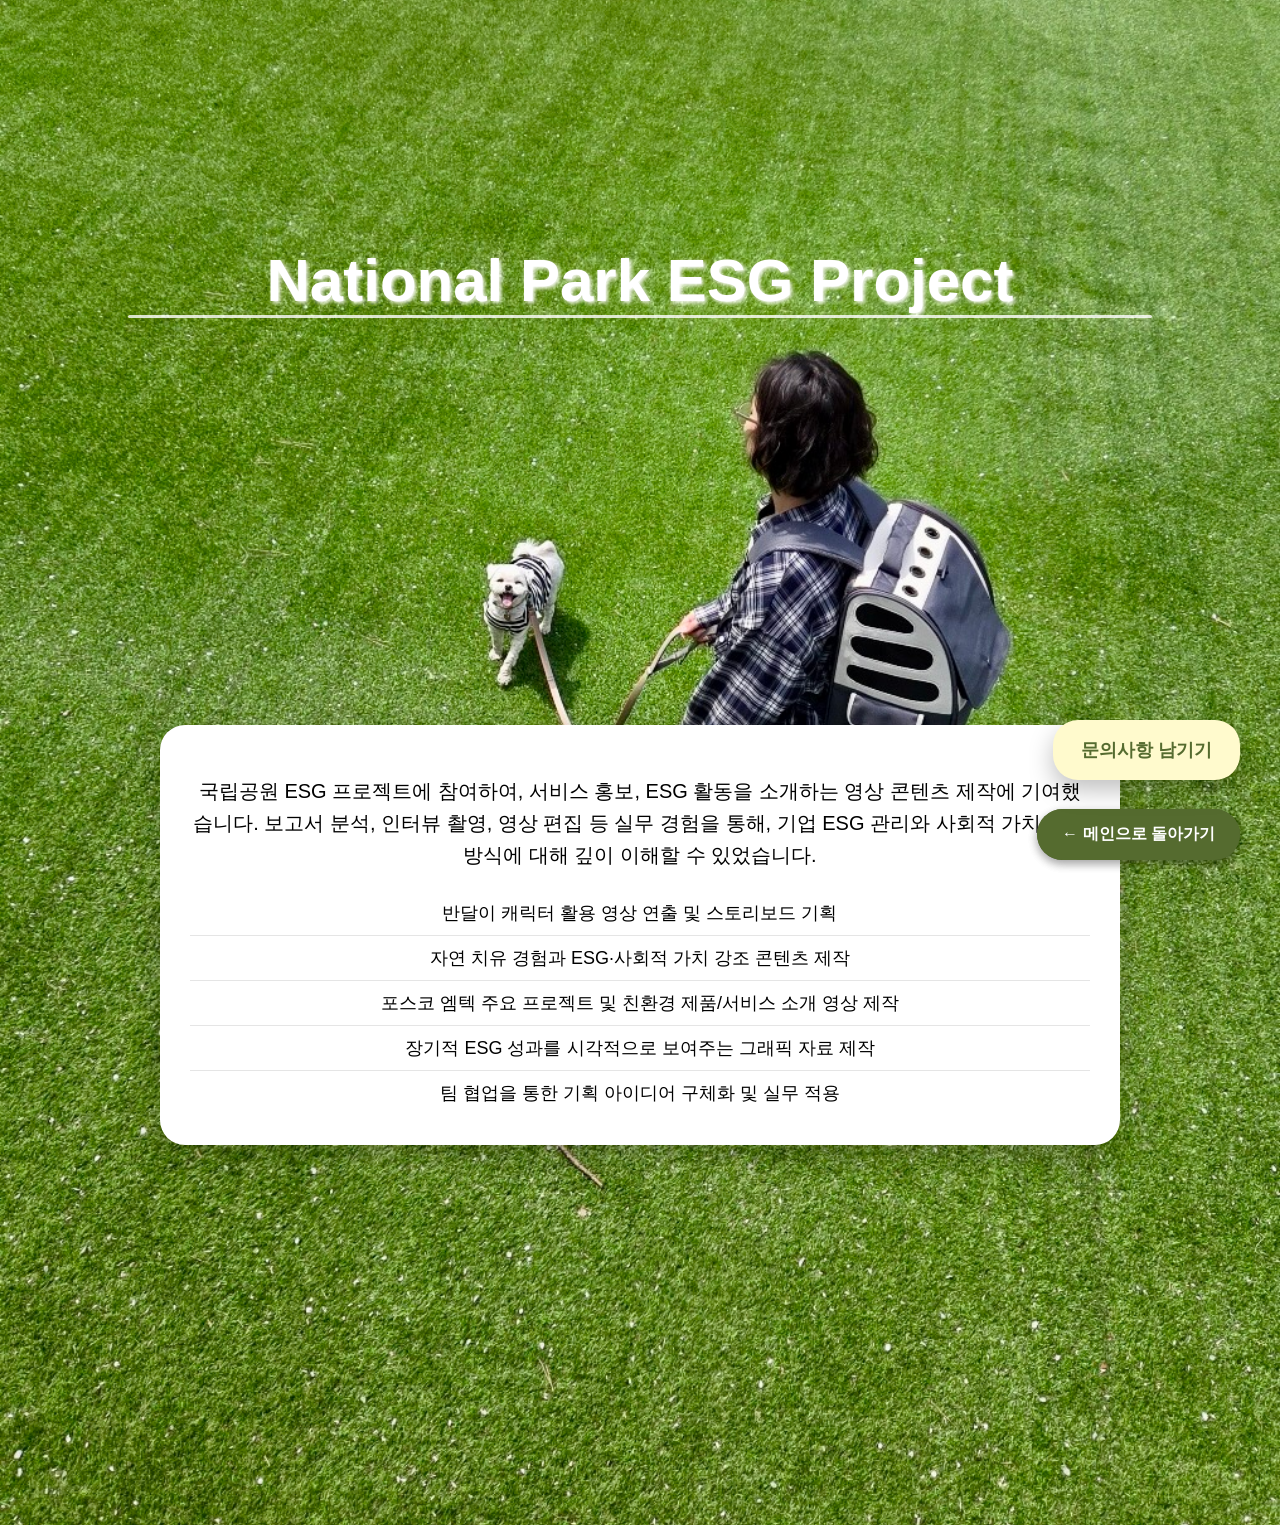
<file: details/projects.html>
<!DOCTYPE html>
<html lang="ko">
<head>
<meta charset="UTF-8">
<meta name="viewport" content="width=device-width, initial-scale=1.0">
<title>National Park ESG Project | JiHye Portfolio</title>
<link rel="stylesheet" href="../style.css">
</head>
<body>
<style>
/* 전체 폰트 및 기본 스타일 */
body {
  font-family: 'Noto Sans KR', sans-serif;
  margin:0;
  background:#f5f5f5;
}
/* Hero 영역 */
.detail-hero {
  height: 35vh;
  display: flex;
  justify-content: center;
  align-items: center; /* 세로 중앙 정렬 */
  width: 100%;
  padding-bottom: 0;   /* 카드와 겹치지 않게 */
}

/* 카드 영역 */
.detail-content {
  display: flex;
  justify-content: center;
  align-items: center; /* 화면 중앙 */
  padding: 50px 20px;
  min-height: 60vh;    /* 화면 절반 정도 */
  width: 100%;
}

/* 카드 내부 설명글 */
.detail-card p {
  font-size: 20px;  /* 글씨 조금 크게 */
  text-align: center; /* 중앙 정렬 */
}


/* Hero + content 통합 배경 */
.hero-wrapper {
  background-image: url('../images/dog_bottom2.jpg'); /* ../images 기준 */
  background-size: cover;
  background-position: center;
  background-repeat: no-repeat;
  display: flex;
  flex-direction: column;
  align-items: center;
  min-height: 100vh; /* Hero 영역 최소 높이 확보 */
}

/* Hero 영역 */
.detail-hero {
  height: 35vh;
  display: flex;
  justify-content: center;
  align-items: flex-end;
  padding-bottom: 30px;
  width: 100%;
}

.detail-menu h1 {
  color: white;
  font-size: 60px;
  margin: 0;
  text-align: center;
  text-shadow: 2px 2px 4px #fff; /* 약간 입체감 */
  position: relative;
}

.detail-menu::after {
  content:"";
  position:absolute;
  left:50%;
  width:80%;
  height:3px;
  background:#fff;
  opacity:0.8;
  border-radius:2px;
  transform:translateX(-50%);
}

/* 카드 중앙 정렬 & 텍스트 중앙 */
.detail-card {
  align-items: center;   /* 중앙 정렬 */
  text-align: center;    /* 카드 내 텍스트 중앙 정렬 */
  padding: 40px 30px;    /* 여백 약간 확대 */
}

/* 설명글 글씨 확대 */
.detail-card p {
  font-size: 20px;       /* 기존 16~18px → 20px로 확대 */
  line-height: 1.6;      /* 줄 간격 추가 */
  margin-bottom: 20px;
}

/* 리스트 글씨 확대 */
.detail-card ul li {
  font-size: 18px;       /* 글씨 약간 키움 */
  padding: 12px 15px;    /* 패딩 조정 */
}

/* 섹션 제목 중앙 정렬 */
.section-title {
  font-size: 22px;       /* 글씨 약간 키움 */
  text-align: center;    /* 중앙 정렬 */
  margin-top: 25px;
  margin-bottom: 15px;
}
/* 카드 영역 */
.detail-content {
  display: flex;
  justify-content: center;
  padding: 50px 20px;
  width: 100%;
}

.detail-card {
  background: white 60%;
  border-radius:25px;
  padding:30px;
  max-width:900px;
  width:90%;
  box-shadow:0 10px 30px rgba(0,0,0,0.25);
  display:flex;
  flex-direction:column;
  align-items:center;
}

/* 프로필 사진 */
.detail-card img {
  width:150px;
  height:150px;
  border-radius:50%;
  object-fit:cover;
  margin-bottom:20px;
  border:3px solid #556b2f;
}

/* 이름 */
.detail-card h2 {
  margin:0 0 15px 0;
  color:#1b4d3e;
  text-shadow: 1px 1px 2px #fff;
}

/* 섹션 제목 */
.section-title {
  font-weight:bold;
  margin-top:20px;
  margin-bottom:10px;
  font-size:20px;
  color:#1b4d3e;
  align-self:flex-start;
}

/* 정보 리스트 */
.detail-card ul {
  list-style:none;
  padding:0;
  width:100%;
  font-size:18px;
  margin:0;
}

.detail-card ul li {
  padding:10px 15px;
  border-bottom:1px solid rgba(0,0,0,0.1);
}

.detail-card ul li:last-child {
  border-bottom:none;
}

/* 플로팅 버튼 공통 */
.floating-btn {
  position: fixed;
  right:40px;
  padding:18px 28px;
  border-radius:30px;
  font-size:18px;
  font-weight:bold;
  cursor:pointer;
  box-shadow:0 10px 25px rgba(0,0,0,0.25);
  text-align:center;
  transition:0.3s;
}

/* 메인 버튼 */
/* 플로팅 메인 버튼 */
.btn-main-floating {
  position: fixed;        /* 화면에 고정 */
  bottom: 40px;           /* 아래쪽 여백 */
  right: 40px;            /* 오른쪽 여백 */
  z-index: 1000;          /* 다른 요소보다 위 */
  padding: 15px 25px;     
  background: #556b2f;    /* 올리브 색 */
  color: #fff;            
  font-weight: bold;
  border-radius: 30px;
  text-decoration: none;  
  box-shadow: 0 4px 10px rgba(0,0,0,0.2);
  transition: 0.3s;
}

.btn-main-floating:hover {
  background: rgba(85,107,47,0.9);
  box-shadow: 0 8px 20px rgba(0,0,0,0.3);
}
.btn-main {
  bottom:40px;
  background:#556b2f;
  color:#fff;
  text-decoration:none;
}
.btn-main:hover { background: rgba(85,107,47,0.9); }

/* 문의사항 버튼 */
#contactBtnContainer {
  position: fixed;  /* 화면에 고정 */
  right: 40px;
  bottom: 180px;    /* 메인 버튼 위 */
  z-index: 1010;
}

#contactBtn {
  background:#fffacd;
  color:#556b2f;
  border:none;
  border-radius: 25px;
  padding: 18px 28px;
  font-size: 18px;
  font-weight: bold;
  cursor: pointer;
  box-shadow:0 10px 25px rgba(0,0,0,0.25);
  transition: 0.3s;
}

#contactBtn {
  background:#fffacd; /* 노랑 */
  color:#556b2f;      /* 올리브그린 */
  border:none;
}
#contactBtn:hover { background:#f5f5b0; }

</style>
</head>
<body>
  <div class="hero-wrapper">
  <section class="detail-hero">
    <div class="detail-menu">
      <h1>National Park ESG Project</h1>
    </div>
  </section>
<a href="../index.html#bottom" class="btn-main-floating">← 메인으로 돌아가기</a>
  <section class="detail-content">
    <div class="detail-card">
    <p>
국립공원 ESG 프로젝트에 참여하여,  서비스 홍보, ESG 활동을 소개하는 영상 콘텐츠 제작에 기여했습니다. 
보고서 분석, 인터뷰 촬영, 영상 편집 등 실무 경험을 통해, 
기업 ESG 관리와 사회적 가치 전달 방식에 대해 깊이 이해할 수 있었습니다.
</p>
    <ul>
      <li>반달이 캐릭터 활용 영상 연출 및 스토리보드 기획</li>
  <li>자연 치유 경험과 ESG·사회적 가치 강조 콘텐츠 제작</li>
  <li>포스코 엠텍 주요 프로젝트 및 친환경 제품/서비스 소개 영상 제작</li>
  <li>장기적 ESG 성과를 시각적으로 보여주는 그래픽 자료 제작</li>
  <li>팀 협업을 통한 기획 아이디어 구체화 및 실무 적용</li>
  </div>
</section>
<!-- 플로팅 버튼 -->
<a href="../index.html#bottom" class="btn-main-floating">← 메인으로 돌아가기</a>
<div id="contactBtnContainer">
  <button id="contactBtn" class="floating-btn">문의사항 남기기</button>
</div>

<script>
// 문의사항 버튼 클릭 → 구글폼 새 창
const contactBtn = document.getElementById("contactBtn");
contactBtn.addEventListener("click", () => {
  window.open("https://forms.gle/YOUR_FORM_ID", "_blank");
});
</script>


</body>
</html>
</file>
<file: style.css>
html { scroll-behavior: smooth; font-family: 'Noto Sans KR', sans-serif; margin:0; padding:0; }
body { margin:0; padding:0; }

/* 섹션 공통 */
section { position: relative; height:120vh; background-size: cover; background-position: center; display:flex; overflow:hidden; }

/* Hero 섹션 */
.hero {
  position: relative;
  height: 110vh; /* 화면보다 살짝 높게, 너무 길지 않음 */
  background-image: url('images/dog_hero.jpg');
  background-size: cover;
  background-position: center;
  display: flex;
  justify-content: flex-start; /* 왼쪽 정렬 */
  align-items: flex-start;     /* 상단 정렬 */
  overflow: hidden;
}

/* Hero 사선 그라데이션 */
.hero-gradient-top {
  position: absolute;
  top: 0; right: 0; width: 100%; height: 100%;
  background: linear-gradient(135deg, rgba(0,0,0,0.3)0%, rgba(0,0,0,0.1)50%, rgba(0,0,0,0)100%);
  z-index: 1;
  pointer-events: none;
}

.hero-gradient-bottom {
  position: absolute;
  top: 0; left: 0; width: 100%; height: 100%;
  background: linear-gradient(315deg, rgba(0,0,0,0.3)0%, rgba(0,0,0,0.1)50%, rgba(0,0,0,0)100%);
  z-index: 1;
  pointer-events: none;
}

/* Hero 텍스트 */

.hero-intro {
  font-size: 22px;
  line-height: 1.5;
  margin-top: 20px;
}
.hero-text h1{
  position:absolute;
  top:50px; right:30px;
  z-index:2; color:#fff;
}
.hero-text h2{
  position:absolute;
  bottom:40px; left:30px;
  z-index:2; color:#fff;
}
.hero-text h1 { font-size:70px; margin:0; }
.hero-text h2 { font-size:40px; margin:10px 0 0 0; }

/* About 섹션 */
.about {
  display: flex;
  justify-content: flex-start;
  align-items: center; /* 글과 사진 세로 중앙 정렬 */
  background: #fff;
  padding: 50px 0; /* 위 아래 여백 */
  position: relative;
}

.about-container {
  display: flex;
  width: 100%;
  max-width: 1200px;
  margin: 0 auto;
  gap: 80px; /* 사진과 글 사이 간격 */
}

/* 사진 */
.about-pic {
  width: 50%;          /* 사진 너비 고정 */
  height: auto;
  object-fit: cover;
  border-radius: 15px;
  align-self: center;
  margin-left: -200px;  /* 컨테이너 안에서 세로 중앙 */
}

/* 글 */
.about-info {
  width: 50%;
  color: #000;
  font-size: 20px;
  display: flex;
  flex-direction: column;
  justify-content: center; /* 세로 중앙 정렬 */
  padding: 0;             /* 사진과 같은 높이를 유지하고, 패딩은 필요 시 조절 */
}

.about-info h2 {
  font-size: 28px;
  margin-top: 0;
}

.about-info p {
  font-size: 18px;
  line-height: 1.5;
}

.about-info ul {
  margin-left: 20px;
  font-size: 18px;
}

.about-info ul {
  list-style: none;   /* 점 제거 */
  padding-left: 0;    /* 기본 들여쓰기 제거 */
  margin: 20px 0 0 0; /* 위 여백 약간 추가 */
}

.about-info ul li {
  margin: 30px 0;     /* 위아래 간격 넓히기 */
  font-size: 18px;
}

/* Bottom 섹션 */
.bottom {
  position: relative;
  background-image: url('images/dong_bottom2.jpg');
  background-size: cover;
  background-position: center;
  height: 100vh; /* 섹션 높이 */
  display: flex;
  justify-content: center;
  align-items: center;
  padding: 0 40px;
  color: #fff;
}

/* 은은한 gradient */
.bottom-gradient {
  position: absolute;
  top: 0; left: 0;
  width: 100%; height: 100%;
  background: linear-gradient(to top, rgba(0,0,0,0.7), rgba(0,0,0,0));
  z-index: 1;
  pointer-events: none;
}

/* 제목 + 메뉴 묶음 */
.bottom-content {
  position: relative;
  z-index: 2;
  text-align: center; /* 중앙 정렬 */
}

/* 섹션 제목 */
.bottom-title {
  font-size: 48px;
  margin-bottom: 40px;
  font-weight: 600;
}

/* 메뉴 */
.menu-bar {
  display: flex;           /* 가로 배열 */
  justify-content: center; /* 중앙 정렬 */
  gap: 50px;               /* 메뉴 간격 넓게 */
  font-size: 24px;
}

.menu-bar a {
  color: #fff;
  text-decoration: none;
  padding: 10px 20px;
  border-radius: 8px;
  transition: 0.3s;
}

.menu-bar a:hover {
  background: rgba(255,255,255,0.2);
}


/* 섹션 경계 흐림용 overlay */
.section-overlay {
  position: absolute;
  width: 100%;
  height: 50px;
  left: 0;
  z-index: 2;
  pointer-events: none;
  opacity: 0;
  transition: opacity 0.3s ease;
}

.menu-bar a::after {
  content: '';
  display: block;
  height: 2px; /* 굵기 조절 */
  margin: 8px 0;
  background: rgba(255,255,255,0.4); /* 좀 더 진하게 */
}

.section-overlay.top {
  top: 0;
  background: linear-gradient(to bottom, rgba(255,255,255,0.7), rgba(255,255,255,0));
}

.section-overlay.bottom {
  bottom: 0;
  background: linear-gradient(to top, rgba(255,255,255,0.7), rgba(255,255,255,0));
}

@media screen and (max-width: 768px) {
  .menu-bar {
    flex-direction: column;
    gap: 20px;
  }

.floating-btn {
  position: fixed;
  right:40px;
  z-index:1000;
  padding:18px 28px;
  border-radius:30px; /* 둥글둥글 */
  font-size:18px;
  font-weight:bold;
  cursor:pointer;
  box-shadow:0 10px 25px rgba(0,0,0,0.25);
  transition:0.3s;
  text-align:center;
  text-decoration:none;
}

/* 플로팅 메인 버튼 */
.btn-floating {
  position: fixed;
  bottom: 40px;
  right: 40px;
  z-index: 1000;
  padding: 15px 25px;
  background: #556b2f; /* 올리브색 */
  color: #fff;         /* 흰색 글씨 */
  border-radius: 10px;
  text-decoration: none;
  font-weight: bold;
  box-shadow: 0 4px 10px rgba(0,0,0,0.2);
  transition: 0.3s;
}
.btn-floating:hover {
  background: rgba(85,107,47,0.9);
  box-shadow: 0 8px 20px rgba(0,0,0,0.3);
}

.btn-floating:hover {
  background: rgba(27,77,62,0.9);
}


/* 버튼 컨테이너 */
#contactBtnContainer {
  position: fixed;       /* 화면에 떠있게 */
  bottom: 40px;          /* 화면 아래 여백 */
  right: 40px;           /* 화면 오른쪽 여백 */
  z-index: 1000;
}

/* 버튼 스타일 */
#contactBtn {
  background: rgba(245, 240, 220, 0.7); /* 베이지 반투명 카드 느낌 */
  color: #1b4d3e;                       /* 진한 초록 글씨 */
  font-size: 18px;
  font-weight: bold;
  padding: 18px 28px;                    /* 충분한 패딩 */
  border-radius: 25px;                   /* 부드러운 모서리 */
  border: none;
  cursor: pointer;
  box-shadow: 0 10px 25px rgba(0,0,0,0.25); /* 그림자 */
  transition: 0.3s;
}

#contactBtn:hover {
  background: rgba(245, 240, 220, 0.9);  /* 살짝 진해지도록 */
  box-shadow: 0 15px 30px rgba(0,0,0,0.3);
}

/* 문의사항 버튼 */
#contactBtnContainer {
  position: fixed;
  bottom: 90px; /* 메인 버튼 위쪽으로 띄우기 */
  right: 40px;
  z-index: 1010; /* 메인 버튼보다 위 */
}

#contactBtn {
  background: rgba(245, 240, 220, 0.7); /* 카드 느낌 베이지 */
  color: #1b4d3e;
  font-size: 18px;
  font-weight: bold;
  padding: 18px 28px;
  border-radius: 25px;
  border: none;
  cursor: pointer;
  box-shadow: 0 10px 25px rgba(0,0,0,0.25);
  transition: 0.3s;
}

#contactBtn:hover {
  background: rgba(245, 240, 220, 0.9);
  box-shadow: 0 15px 30px rgba(0,0,0,0.3);
}

.hero-wrapper {
  background-image: url('images/dog_bottom예비2.jpg');
  background-size: cover;
  background-position: center;
  background-repeat: no-repeat;
}

/* Hero 영역 */
.detail-hero {
  height: 35vh;
  display: flex;
  justify-content: center;
  align-items: flex-end;
  background: transparent;
  padding-bottom: 30px;
}

/* h1 중앙 + 입체 */
.detail-menu h1 {
  color: #1b4d3e;
  font-size: 60px;
  margin: 0;
  text-align: center;
  text-shadow: 2px 2px 4px #fff;
  position: relative;
}

/* 내용 영역 */
.detail-content {
  display: flex;
  justify-content: center;
  padding: 50px 20px;
  background: transparent; /* hero-wrapper 배경 그대로 */
}

/* 카드 */
.detail-card {
  display: flex;
  flex-wrap: wrap; /* 화면 작으면 밑으로 내려가도록 */
  align-items: center; /* 세로 중앙 */
  gap: 30px;
  background: rgba(200, 200, 200, 0.85); /* 카드 반투명 */
  padding: 40px 50px;
  border-radius: 25px;
  max-width: 800px;
  width: 90%;
  box-shadow: 0 15px 40px rgba(0,0,0,0.25);
}

.card-left img {
  display: block; /* 혹시 inline 때문에 안 나오는 경우 방지 */
  width: 200px;
  height: 200px;
  object-fit: cover;
  border-radius: 15px;
}

/* 카드 안 정보 */
.card-right {
  display: flex;
  flex-direction: column;
  justify-content: center;
  gap: 15px;
}

.card-right p { margin: 5px 0; font-size: 18px; }

/* 모든 페이지에서 오른쪽 하단 플로팅 버튼 */
.global-floating-btn {
  position: fixed;        /* 화면에 고정 */
  bottom: 40px;           /* 아래쪽 여백 */
  right: 40px;            /* 오른쪽 여백 */
  z-index: 1000;          /* 다른 요소 위 */
  padding: 15px 25px;
  background: #556b2f;    /* 올리브색 */
  color: #fff;
  font-weight: bold;
  border-radius: 10px;
  text-decoration: none;
  box-shadow: 0 4px 10px rgba(0,0,0,0.2);
  transition: 0.3s;
}

.global-floating-btn:hover {
  background: rgba(85,107,47,0.9);
  box-shadow: 0 8px 20px rgba(0,0,0,0.3);
}

/* =========================
   공통 배경 + 그림자 + 플로팅 버튼
   ========================= */

/* 전체 기본 스타일 */
html, body {
  margin: 0;
  padding: 0;
  font-family: 'Noto Sans KR', sans-serif;
  scroll-behavior: smooth;
}

/* Hero + 상세 페이지 배경 */
.hero-wrapper {
  background-image: url('images/dog_bottom예비2.jpg'); /* 실제 경로 확인 */
  background-size: cover;
  background-position: center top;
  background-repeat: no-repeat;
  width: 100%;
  min-height: 100vh;
  display: flex;
  flex-direction: column;
  align-items: center;
  position: relative;
}

/* 그림자 overlay (위에서 아래로) */
.hero-overlay-top {
  position: absolute;
  top: 0;
  left: 0;
  width: 100%;
  height: 100px; /* 그림자 길이 */
  background: linear-gradient(to bottom, rgba(0,0,0,0.3), rgba(0,0,0,0));
  z-index: 5;
  pointer-events: none;
}

/* 그림자 overlay (아래에서 위로) */
.hero-overlay-bottom {
  position: absolute;
  bottom: 0;
  left: 0;
  width: 100%;
  height: 100px;
  background: linear-gradient(to top, rgba(0,0,0,0.3), rgba(0,0,0,0));
  z-index: 5;
  pointer-events: none;
}

/* Hero 제목 */
.detail-hero {
  height: 35vh;
  display: flex;
  justify-content: center;
  align-items: flex-end;
  padding-bottom: 30px;
  width: 100%;
  position: relative;
  z-index: 10; /* overlay보다 위 */
}

.detail-menu h1 {
  color: #1b4d3e;
  font-size: 60px;
  margin: 0;
  text-align: center;
  text-shadow: 2px 2px 4px #fff;
  position: relative;
}

/* 카드 영역 (선택적) */
.detail-content {
  display: flex;
  justify-content: center;
  padding: 50px 20px;
  background: transparent;
  margin-top: -50px; /* Hero와 자연스럽게 이어지도록 */
}

.detail-card {
  display: flex;
  flex-wrap: wrap;
  align-items: center;
  gap: 30px;
  background: rgba(200,200,200,0.85);
  padding: 40px 50px;
  border-radius: 25px;
  max-width: 800px;
  width: 90%;
  box-shadow: 0 15px 40px rgba(0,0,0,0.25);
}

.card-left img {
  display: block;
  width: 200px;
  height: 200px;
  object-fit: cover;
  border-radius: 15px;
}

.card-right {
  display: flex;
  flex-direction: column;
  justify-content: center;
  gap: 15px;
}

.card-right p {
  margin: 5px 0;
  font-size: 18px;
}

/* =========================
   플로팅 버튼 공통
   ========================= */
.btn-main-floating{
  position: fixed;       /* 화면에 고정 */
  bottom: 40px;
  right: 40px;
  z-index: 9999;         /* 모든 요소 위 */
  padding: 15px 25px;
  background: #556b2f;
  color: #fff;
  font-weight: bold;
  border-radius: 10px;
  text-decoration: none;
  box-shadow: 0 4px 10px rgba(0,0,0,0.2);
  transition: 0.3s;
}

.btn-main-floating{:hover {
  background: rgba(85,107,47,0.9);
  box-shadow: 0 8px 20px rgba(0,0,0,0.3);
}

/* 문의사항 버튼 */
#contactBtnContainer {
  position: fixed;
  bottom: 100px; /* 메인 버튼 위 */
  right: 40px;
  z-index: 9999;
}

#contactBtn {
  background: rgba(245,240,220,0.7); /* 카드 느낌 */
  color: #1b4d3e;
  font-size: 18px;
  font-weight: bold;
  padding: 18px 28px;
  border-radius: 25px;
  border: none;
  cursor: pointer;
  box-shadow: 0 10px 25px rgba(0,0,0,0.25);
  transition: 0.3s;
}

#contactBtn:hover {
  background: rgba(245,240,220,0.9);
  box-shadow: 0 15px 30px rgba(0,0,0,0.3);
}
</file>
